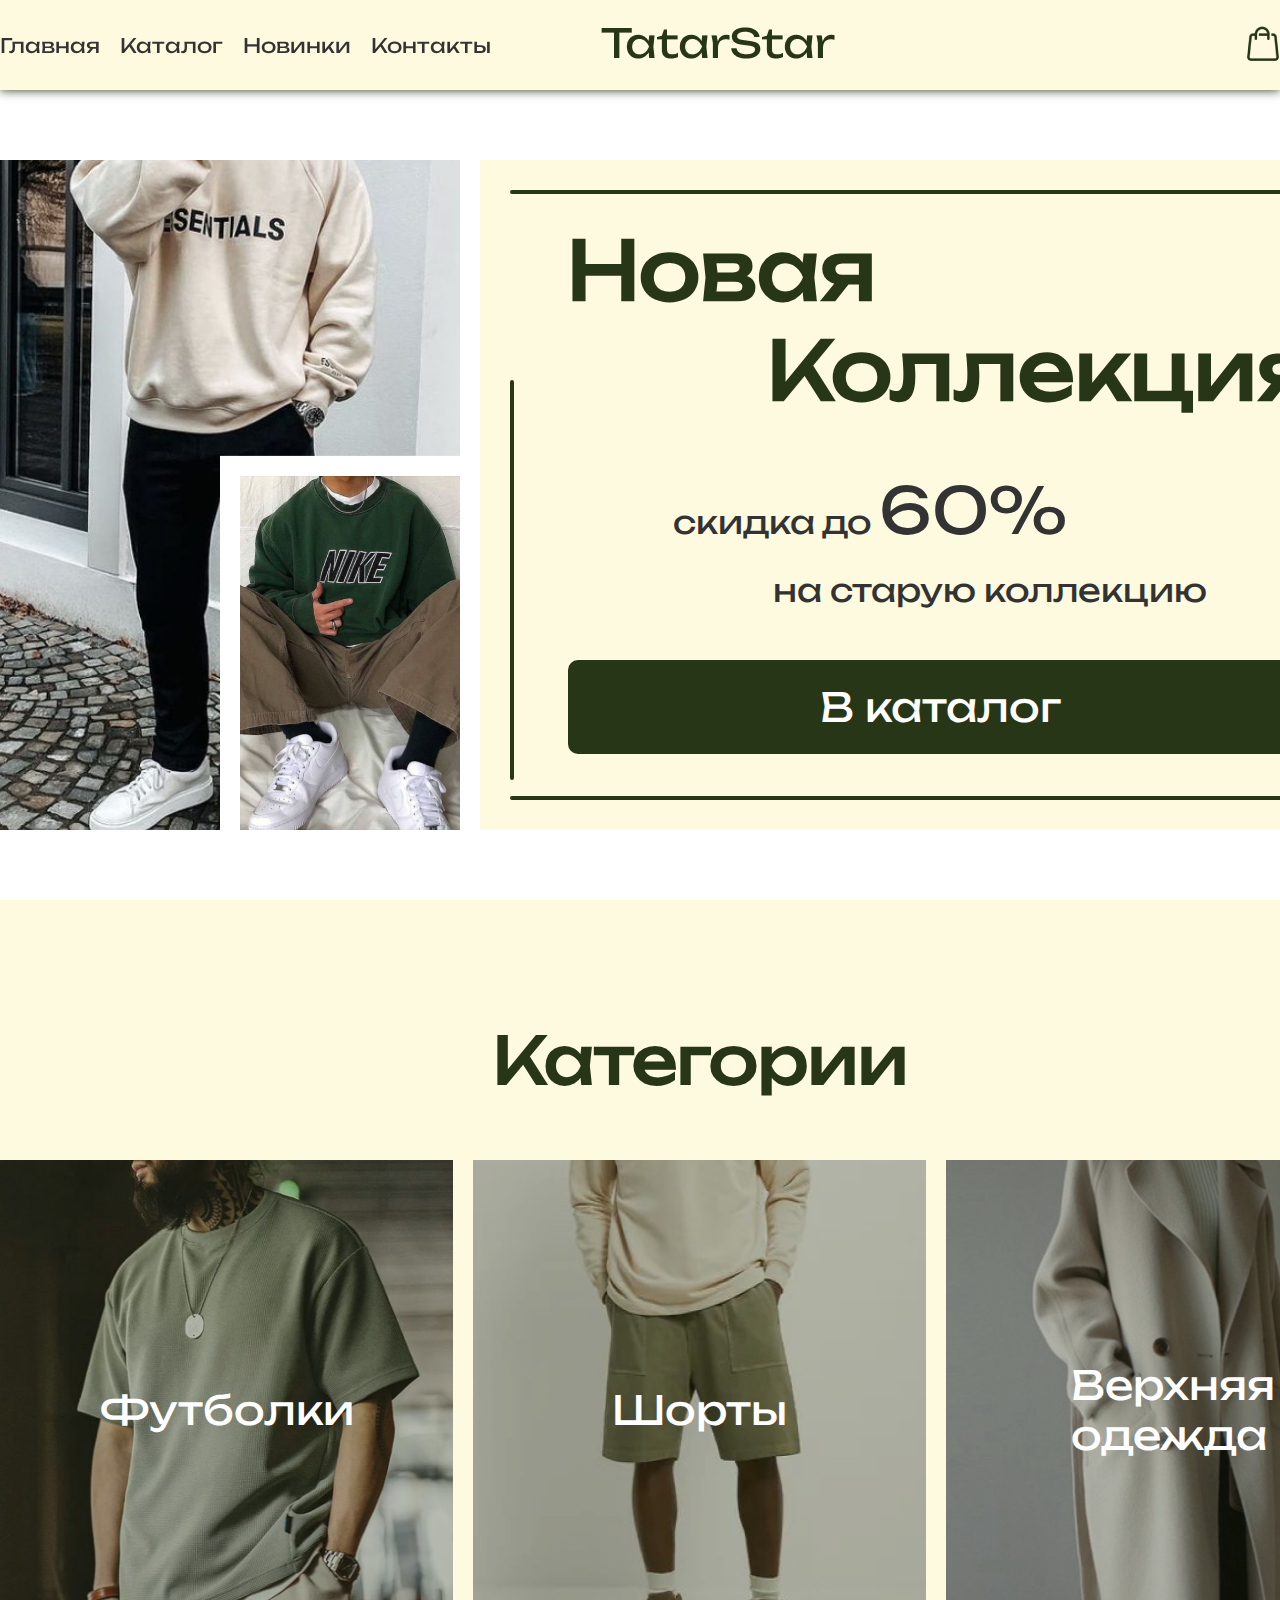
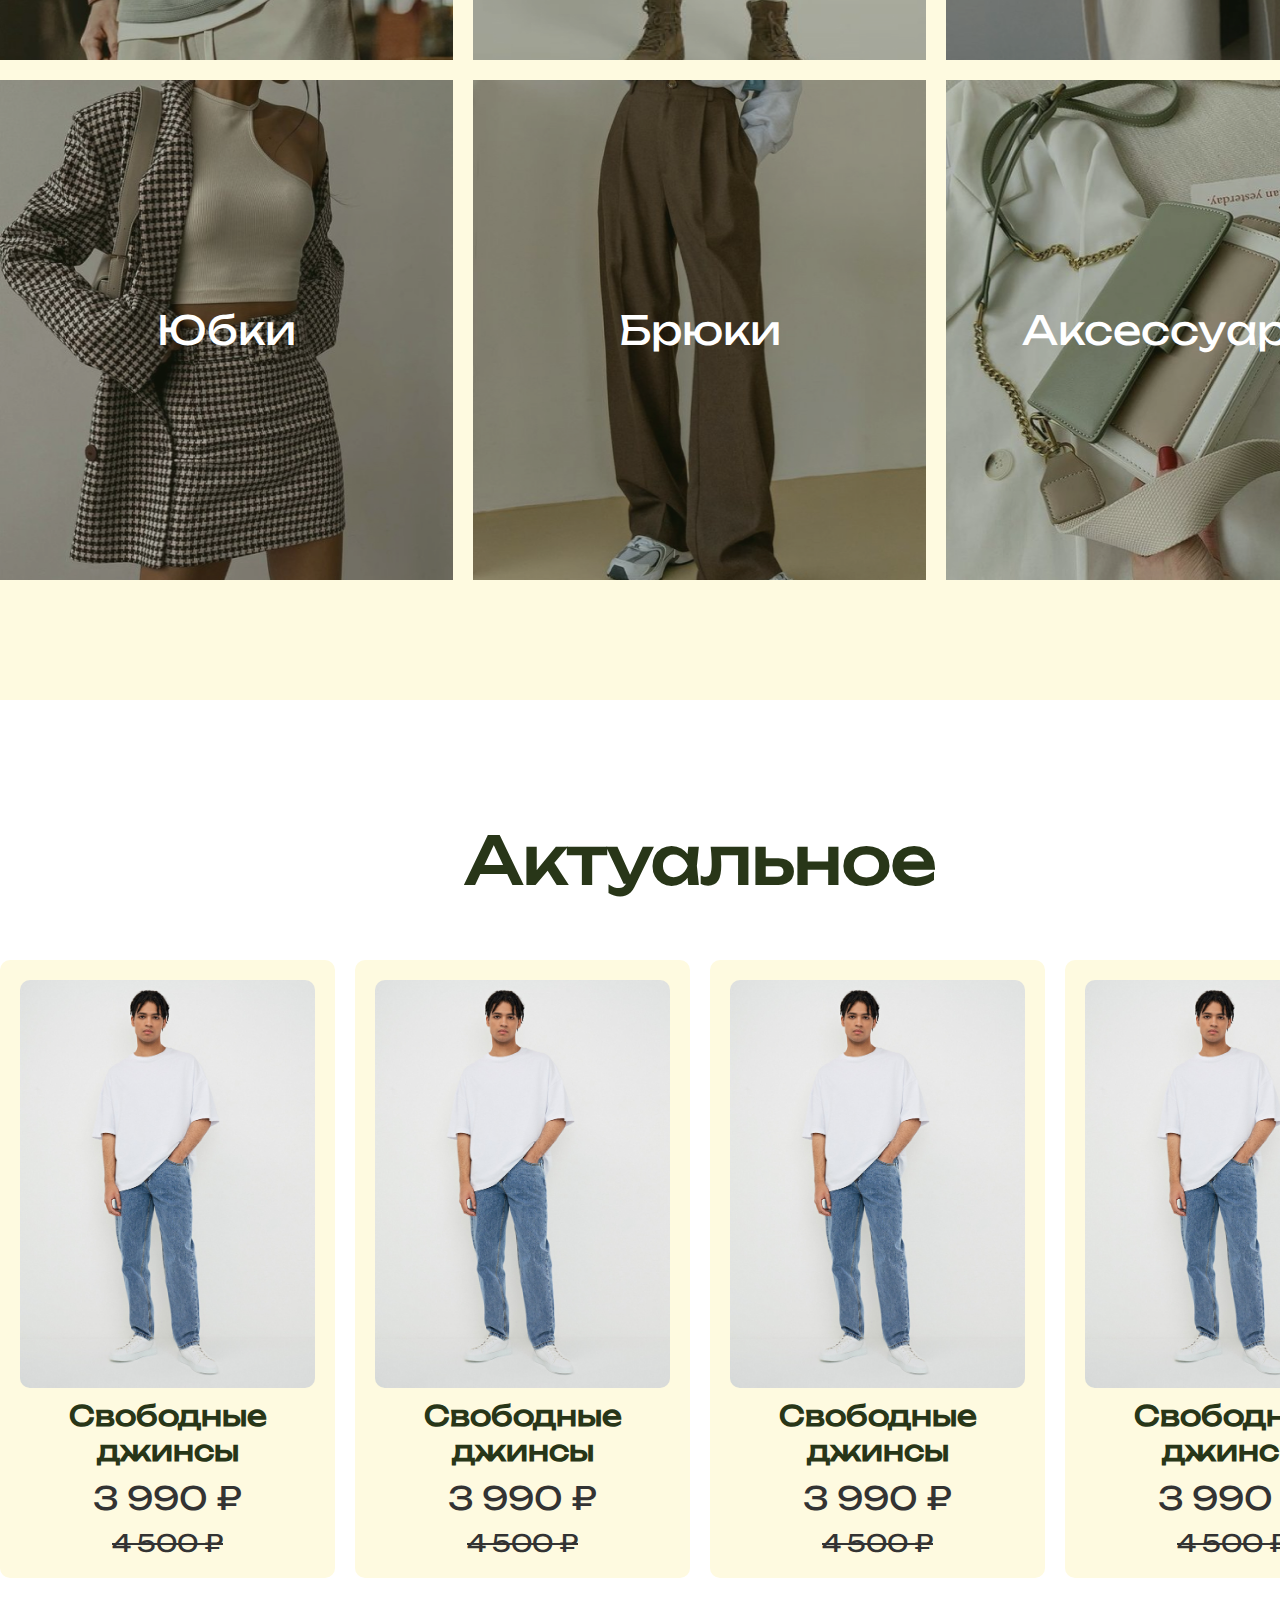
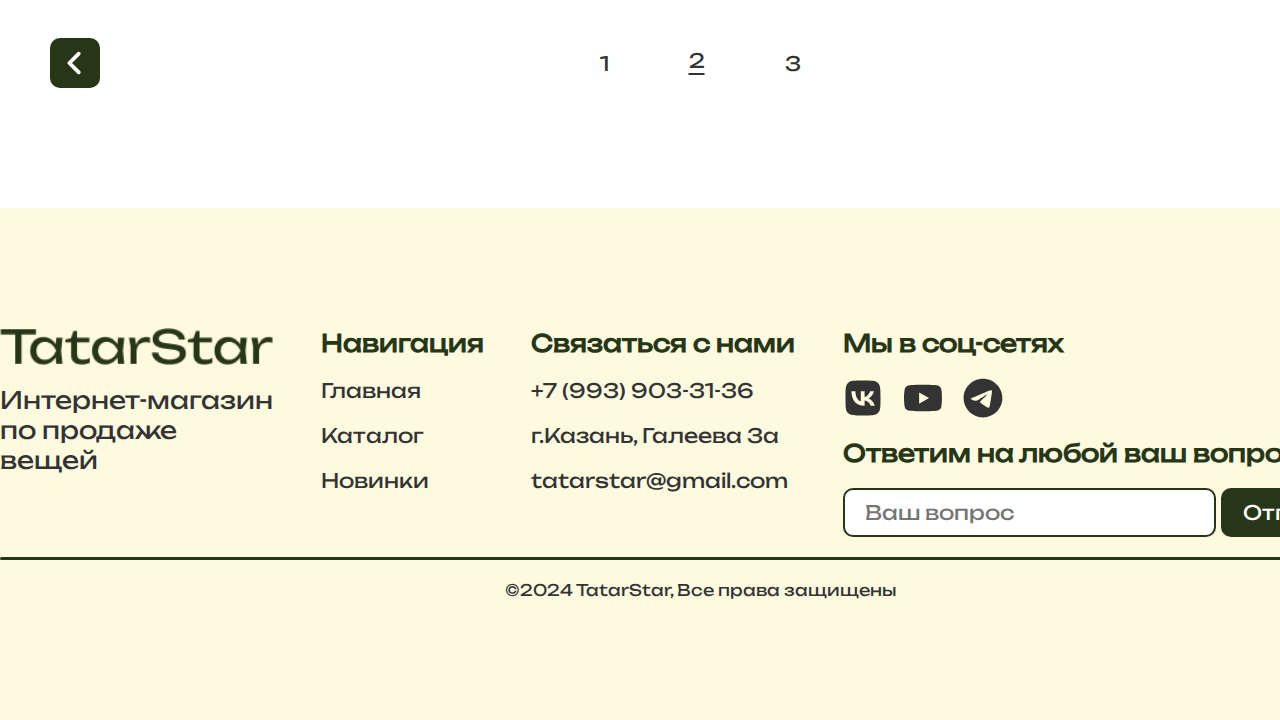
<file: index.html>
<!DOCTYPE html>
<html lang="ru">

<head>
    <meta charset="UTF-8">
    <meta http-equiv="X-UA-Compatible" content="IE=edge">
    <meta name="viewport" content="width=device-width, initial-scale=1.0">
    <title>TatarStar</title>
    <link rel="stylesheet" href="assets/css/style.css">
    <link rel="shortcut icon" href="assets/img/logo/favicon1.png" type="image/x-icon">
    <link rel="stylesheet" href="https://cdnjs.cloudflare.com/ajax/libs/font-awesome/6.5.1/css/all.min.css" integrity="sha512-DTOQO9RWCH3ppGqcWaEA1BIZOC6xxalwEsw9c2QQeAIftl+Vegovlnee1c9QX4TctnWMn13TZye+giMm8e2LwA==" crossorigin="anonymous" referrerpolicy="no-referrer"/>
</head>

<body>

    <!-- Header -->
    <header>
        <div class="header container">
            
            <input type="checkbox" name="" id="burger">
            <label for="burger"></label>
            <nav class="nav">
                <a href="#">Главная</a>
                <a href="./pages/catalog.html">Каталог</a>
                <a href="#actual">Новинки</a>
                <a href="#foot">Контакты</a>
            </nav>
            
            <div class="logo">
                <img src="assets/img/logo/logo.png" alt="">
            </div>
            <a href="./pages/basket.html" class="basket-icon">
                <img src="assets/img/icons/basket.png" alt="">
                <p>Корзина</p>
            </a>
        </div>
    </header>
    <!-- Header end -->

    <!-- Banner -->
    <div class="banner container">
        <div class="banner-content">
            <div class="img-side">
                <img class="img-back" src="assets/img/banner/banner1.jpg" alt="">
                <img class="img-front" src="assets/img/banner/banner2.jpg" alt="">
            </div>
            <div class="text-side">
                <div class="line-top"></div>
                <div class="line-bottom"></div>
                <div class="line-left"></div>
                <div class="line-right"></div>
                <div class="banner-text">
                    <div class="title">
                        <h1>Новая <br> <span>Коллекция</span> </h1>
                    </div>
                    <div class="sale">
                        <p>скидка до <span class="percent">60%</span></p>
                        <p class="past">на старую коллекцию</p>
                    </div>
                    <form action="./pages/catalog.html">
                        <button>В каталог</button>
                    </form>
                </div>
            </div>
        </div>
    </div>
    <!-- Banner end -->

    <!-- Categories -->
    <div class="categories-bg">
        <div class="categories container px-120">
            <h2>Категории</h2>
            <div class="ctg-bloks">
                <div class="ctg-item">
                    <img src="assets/img/categories/ctg1.jpg" alt="">
                    <div class="img-filter"></div>
                    <p>Футболки</p>
                </div>
                <div class="ctg-item">
                    <img src="assets/img/categories/ctg2.jpg" alt="">
                    <div class="img-filter"></div>
                    <p>Шорты</p>
                </div>
                <div class="ctg-item">
                    <img src="assets/img/categories/ctg3.jpg" alt="">
                    <div class="img-filter"></div>
                    <p>Верхняя <br> одежда</p>
                </div>
                <div class="ctg-item">
                    <img src="assets/img/categories/ctg4.jpg" alt="">
                    <div class="img-filter"></div>
                    <p>Юбки</p>
                </div>
                <div class="ctg-item">
                    <img src="assets/img/categories/ctg5.jpg" alt="">
                    <div class="img-filter"></div>
                    <p>Брюки</p>
                </div>
                <div class="ctg-item">
                    <img src="assets/img/categories/ctg6.jpg" alt="">
                    <div class="img-filter"></div>
                    <p>Аксессуары</p>
                </div>
            </div>
        </div>
    </div>
    <!-- Categories end -->

    <!-- Actual -->
    <div class="actual container px-120" id="actual">
        <h2>Актуальное</h2>
        <div class="slider">
            <div class="act-card">
                <img src="assets/img/actual/act1.jpg" alt="">
                <h3>Свободные джинсы</h3>
                <p class="new-price">3 990 ₽</p>
                <p class="past-price">4 500 ₽</p>
            </div>
            <div class="act-card">
                <img src="assets/img/actual/act1.jpg" alt="">
                <h3>Свободные джинсы</h3>
                <p class="new-price">3 990 ₽</p>
                <p class="past-price">4 500 ₽</p>
            </div>
            <div class="act-card">
                <img src="assets/img/actual/act1.jpg" alt="">
                <h3>Свободные джинсы</h3>
                <p class="new-price">3 990 ₽</p>
                <p class="past-price">4 500 ₽</p>
            </div>
            <div class="act-card">
                <img src="assets/img/actual/act1.jpg" alt="">
                <h3>Свободные джинсы</h3>
                <p class="new-price">3 990 ₽</p>
                <p class="past-price">4 500 ₽</p>
            </div>
        </div>
        <div class="pagination">
            <div class="arrow">
                <svg xmlns="http://www.w3.org/2000/svg" viewBox="0 0 320 512"><!--!Font Awesome Free 6.5.1 by @fontawesome - https://fontawesome.com License - https://fontawesome.com/license/free Copyright 2024 Fonticons, Inc.--><path fill="#ffffff" d="M41.4 233.4c-12.5 12.5-12.5 32.8 0 45.3l160 160c12.5 12.5 32.8 12.5 45.3 0s12.5-32.8 0-45.3L109.3 256 246.6 118.6c12.5-12.5 12.5-32.8 0-45.3s-32.8-12.5-45.3 0l-160 160z"/></svg>
            </div>
            <div class="numb">
                <p>1</p>
                <p class="numb-act">2</p>
                <p>3</p>
            </div>
            <div class="arrow">
                <svg xmlns="http://www.w3.org/2000/svg" viewBox="0 0 320 512"><!--!Font Awesome Free 6.5.1 by @fontawesome - https://fontawesome.com License - https://fontawesome.com/license/free Copyright 2024 Fonticons, Inc.--><path fill="#ffffff" d="M278.6 233.4c12.5 12.5 12.5 32.8 0 45.3l-160 160c-12.5 12.5-32.8 12.5-45.3 0s-12.5-32.8 0-45.3L210.7 256 73.4 118.6c-12.5-12.5-12.5-32.8 0-45.3s32.8-12.5 45.3 0l160 160z"/></svg>
            </div>
        </div>
    </div>
    <!-- Actual end -->

    <!-- Footer -->
    <footer>
        <div class="footer container px-120" id="foot">
            <div class="foot-cols">
                <div class="logo-col">
                    <img src="assets/img/logo/logo.png" alt="">
                    <p>Интернет-магазин<br> по продаже<br> вещей</p>
                </div>
                <div class="nav">
                    <h3>Навигация</h3>
                    <nav>
                        <a href="#">Главная</a>
                        <a href="./pages/catalog.html">Каталог</a>
                        <a href="#actual">Новинки</a>
                    </nav>
                </div>
                <div class="contact">
                    <h3>Связаться с нами</h3>
                    <p>+7 (993) 903-31-36</p>
                    <p>г.Казань, Галеева 3а</p>
                    <p>tatarstar@gmail.com</p>
                </div>
                <div class="social">
                    <div class="soc">
                        <h3>Мы в соц-сетях</h3>
                        <div class="icons">
                            <svg xmlns="http://www.w3.org/2000/svg" height="40" width="40" viewBox="0 0 448 512"><!--!Font Awesome Free 6.5.1 by @fontawesome - https://fontawesome.com License - https://fontawesome.com/license/free Copyright 2024 Fonticons, Inc.--><path fill="#333333" d="M31.5 63.5C0 95 0 145.7 0 247V265C0 366.3 0 417 31.5 448.5C63 480 113.7 480 215 480H233C334.3 480 385 480 416.5 448.5C448 417 448 366.3 448 265V247C448 145.7 448 95 416.5 63.5C385 32 334.3 32 233 32H215C113.7 32 63 32 31.5 63.5zM75.6 168.3H126.7C128.4 253.8 166.1 290 196 297.4V168.3H244.2V242C273.7 238.8 304.6 205.2 315.1 168.3H363.3C359.3 187.4 351.5 205.6 340.2 221.6C328.9 237.6 314.5 251.1 297.7 261.2C316.4 270.5 332.9 283.6 346.1 299.8C359.4 315.9 369 334.6 374.5 354.7H321.4C316.6 337.3 306.6 321.6 292.9 309.8C279.1 297.9 262.2 290.4 244.2 288.1V354.7H238.4C136.3 354.7 78 284.7 75.6 168.3z"/></svg>
                            <svg xmlns="http://www.w3.org/2000/svg" height="40" width="40" viewBox="0 0 576 512"><!--!Font Awesome Free 6.5.1 by @fontawesome - https://fontawesome.com License - https://fontawesome.com/license/free Copyright 2024 Fonticons, Inc.--><path fill="#333333" d="M549.7 124.1c-6.3-23.7-24.8-42.3-48.3-48.6C458.8 64 288 64 288 64S117.2 64 74.6 75.5c-23.5 6.3-42 24.9-48.3 48.6-11.4 42.9-11.4 132.3-11.4 132.3s0 89.4 11.4 132.3c6.3 23.7 24.8 41.5 48.3 47.8C117.2 448 288 448 288 448s170.8 0 213.4-11.5c23.5-6.3 42-24.2 48.3-47.8 11.4-42.9 11.4-132.3 11.4-132.3s0-89.4-11.4-132.3zm-317.5 213.5V175.2l142.7 81.2-142.7 81.2z"/></svg>
                            <svg xmlns="http://www.w3.org/2000/svg" height="40" width="40" viewBox="0 0 496 512"><!--!Font Awesome Free 6.5.1 by @fontawesome - https://fontawesome.com License - https://fontawesome.com/license/free Copyright 2024 Fonticons, Inc.--><path fill="#333333" d="M248 8C111 8 0 119 0 256S111 504 248 504 496 393 496 256 385 8 248 8zM363 176.7c-3.7 39.2-19.9 134.4-28.1 178.3-3.5 18.6-10.3 24.8-16.9 25.4-14.4 1.3-25.3-9.5-39.3-18.7-21.8-14.3-34.2-23.2-55.3-37.2-24.5-16.1-8.6-25 5.3-39.5 3.7-3.8 67.1-61.5 68.3-66.7 .2-.7 .3-3.1-1.2-4.4s-3.6-.8-5.1-.5q-3.3 .7-104.6 69.1-14.8 10.2-26.9 9.9c-8.9-.2-25.9-5-38.6-9.1-15.5-5-27.9-7.7-26.8-16.3q.8-6.7 18.5-13.7 108.4-47.2 144.6-62.3c68.9-28.6 83.2-33.6 92.5-33.8 2.1 0 6.6 .5 9.6 2.9a10.5 10.5 0 0 1 3.5 6.7A43.8 43.8 0 0 1 363 176.7z"/></svg>
                        </div>
                    </div>
                    <div class="answear">
                        <h3>Ответим на любой ваш вопрос</h3>
                        <form action="">
                            <input type="text" placeholder="Ваш вопрос">
                            <button>Отправить</button>
                        </form>
                    </div>
                </div>
            </div>
            <div class="line"></div>
            <p class="pol">©2024 TatarStar, Все права защищены</p>
        </div>
    </footer>
    <!-- Footer end -->

</body>

</html>
</file>
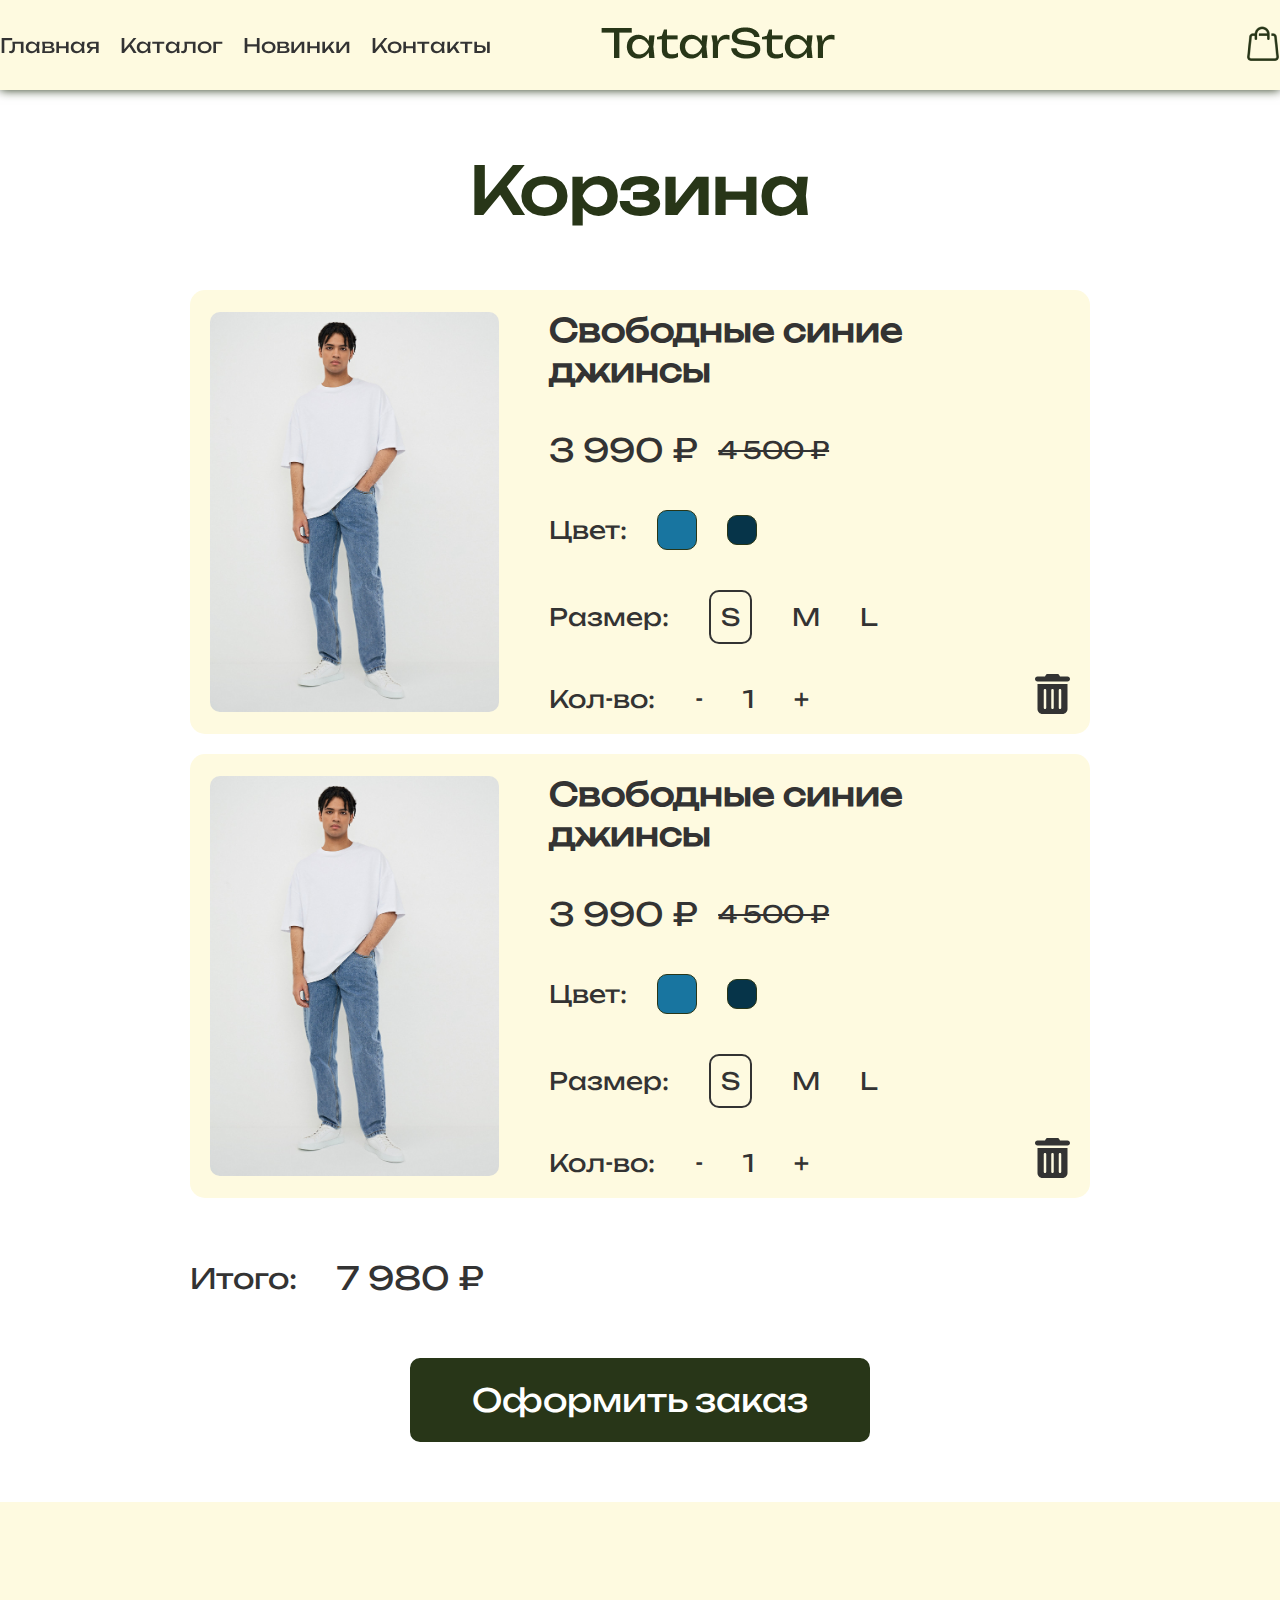
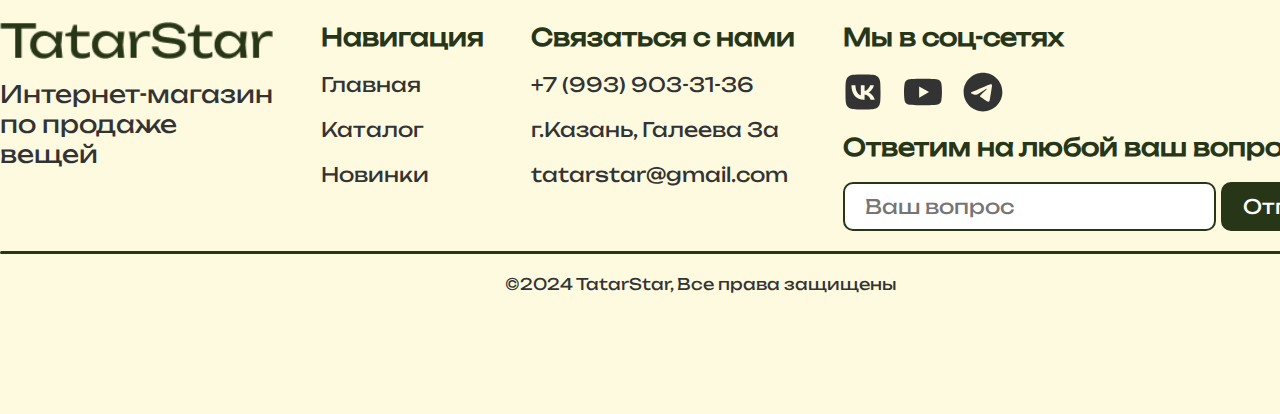
<file: pages/basket.html>
<!DOCTYPE html>
<html lang="ru">

<head>
    <meta charset="UTF-8">
    <meta http-equiv="X-UA-Compatible" content="IE=edge">
    <meta name="viewport" content="width=device-width, initial-scale=1.0">
    <title>TatarStar</title>
    <link rel="stylesheet" href="../assets/css/style.css">
    <link rel="shortcut icon" href="../assets/img/logo/favicon1.png" type="image/x-icon">
    <link rel="stylesheet" href="https://cdnjs.cloudflare.com/ajax/libs/font-awesome/6.5.1/css/all.min.css"
        integrity="sha512-DTOQO9RWCH3ppGqcWaEA1BIZOC6xxalwEsw9c2QQeAIftl+Vegovlnee1c9QX4TctnWMn13TZye+giMm8e2LwA=="
        crossorigin="anonymous" referrerpolicy="no-referrer" />
</head>

<body>

    <!-- Header -->
    <header>
        <div class="header container">

            <input type="checkbox" name="" id="burger">
            <label for="burger"></label>
            <nav class="nav">
                <a href="../index.html">Главная</a>
                <a href="../pages/catalog.html">Каталог</a>
                <a href="../index.html #actual">Новинки</a>
                <a href="#foot">Контакты</a>
            </nav>

            <div class="logo">
                <img src="../assets/img/logo/logo.png" alt="">
            </div>
            <a href="#" class="basket-icon">
                <img src="../assets/img/icons/basket.png" alt="">
                <p>Корзина</p>
            </a>
        </div>
    </header>
    <!-- Header end -->

    <!-- Basket -->
    <div class="basket container px-60">
        <h2>Корзина</h2>
        <div class="basket-cards">
            <div class="basket-card">
                <img src="../assets/img/actual/act1.jpg" alt="">
                <div class="bc-text">
                    <h3>Свободные синие джинсы</h3>
                    <div class="price">
                        <p class="new-price">3 990 ₽</p>
                        <p class="past-price">4 500 ₽</p>
                    </div>
                    <div class="color">
                        <h4>Цвет:</h4>
                        <div class="color1"></div>
                        <div class="color2"></div>
                    </div>
                    <div class="size">
                        <h4>Размер:</h4>
                        <a href="" class="s-act">s</a>
                        <a href="">m</a>
                        <a href="">l</a>
                    </div>
                    <div class="kol-vo">
                        <h4>Кол-во:</h4>
                        <div class="kol">
                            <p>-</p>
                            <p>1</p>
                            <p>+</p>
                        </div>
                    </div>
                </div>
                <svg xmlns="http://www.w3.org/2000/svg"
                    viewBox="0 0 448 512"><!--!Font Awesome Free 6.5.1 by @fontawesome - https://fontawesome.com License - https://fontawesome.com/license/free Copyright 2024 Fonticons, Inc.-->
                    <path fill="#333333"
                        d="M135.2 17.7C140.6 6.8 151.7 0 163.8 0H284.2c12.1 0 23.2 6.8 28.6 17.7L320 32h96c17.7 0 32 14.3 32 32s-14.3 32-32 32H32C14.3 96 0 81.7 0 64S14.3 32 32 32h96l7.2-14.3zM32 128H416V448c0 35.3-28.7 64-64 64H96c-35.3 0-64-28.7-64-64V128zm96 64c-8.8 0-16 7.2-16 16V432c0 8.8 7.2 16 16 16s16-7.2 16-16V208c0-8.8-7.2-16-16-16zm96 0c-8.8 0-16 7.2-16 16V432c0 8.8 7.2 16 16 16s16-7.2 16-16V208c0-8.8-7.2-16-16-16zm96 0c-8.8 0-16 7.2-16 16V432c0 8.8 7.2 16 16 16s16-7.2 16-16V208c0-8.8-7.2-16-16-16z" />
                </svg>
            </div>
            <div class="basket-card">
                <img src="../assets/img/actual/act1.jpg" alt="">
                <div class="bc-text">
                    <h3>Свободные синие джинсы</h3>
                    <div class="price">
                        <p class="new-price">3 990 ₽</p>
                        <p class="past-price">4 500 ₽</p>
                    </div>
                    <div class="color">
                        <h4>Цвет:</h4>
                        <div class="color1"></div>
                        <div class="color2"></div>
                    </div>
                    <div class="size">
                        <h4>Размер:</h4>
                        <a href="" class="s-act">s</a>
                        <a href="">m</a>
                        <a href="">l</a>
                    </div>
                    <div class="kol-vo">
                        <h4>Кол-во:</h4>
                        <div class="kol">
                            <p>-</p>
                            <p>1</p>
                            <p>+</p>
                        </div>
                    </div>
                </div>
                <svg xmlns="http://www.w3.org/2000/svg"
                    viewBox="0 0 448 512"><!--!Font Awesome Free 6.5.1 by @fontawesome - https://fontawesome.com License - https://fontawesome.com/license/free Copyright 2024 Fonticons, Inc.-->
                    <path fill="#333333"
                        d="M135.2 17.7C140.6 6.8 151.7 0 163.8 0H284.2c12.1 0 23.2 6.8 28.6 17.7L320 32h96c17.7 0 32 14.3 32 32s-14.3 32-32 32H32C14.3 96 0 81.7 0 64S14.3 32 32 32h96l7.2-14.3zM32 128H416V448c0 35.3-28.7 64-64 64H96c-35.3 0-64-28.7-64-64V128zm96 64c-8.8 0-16 7.2-16 16V432c0 8.8 7.2 16 16 16s16-7.2 16-16V208c0-8.8-7.2-16-16-16zm96 0c-8.8 0-16 7.2-16 16V432c0 8.8 7.2 16 16 16s16-7.2 16-16V208c0-8.8-7.2-16-16-16zm96 0c-8.8 0-16 7.2-16 16V432c0 8.8 7.2 16 16 16s16-7.2 16-16V208c0-8.8-7.2-16-16-16z" />
                </svg>
            </div>
        </div>
        <div class="itog">
            <h4>Итого:</h4>
            <p>7 980 ₽</p>
        </div>
        <button>Оформить заказ</button>
    </div>
    <!-- Basket end -->

    <!-- Footer -->
    <footer>
        <div class="footer container px-120" id="foot">
            <div class="foot-cols">
                <div class="logo-col">
                    <img src="../assets/img/logo/logo.png" alt="">
                    <p>Интернет-магазин<br> по продаже<br> вещей</p>
                </div>
                <div class="nav">
                    <h3>Навигация</h3>
                    <nav>
                        <a href="../index.html">Главная</a>
                        <a href="#">Каталог</a>
                        <a href="../index.html #actual">Новинки</a>
                    </nav>
                </div>
                <div class="contact">
                    <h3>Связаться с нами</h3>
                    <p>+7 (993) 903-31-36</p>
                    <p>г.Казань, Галеева 3а</p>
                    <p>tatarstar@gmail.com</p>
                </div>
                <div class="social">
                    <div class="soc">
                        <h3>Мы в соц-сетях</h3>
                        <div class="icons">
                            <svg xmlns="http://www.w3.org/2000/svg" height="40" width="40"
                                viewBox="0 0 448 512"><!--!Font Awesome Free 6.5.1 by @fontawesome - https://fontawesome.com License - https://fontawesome.com/license/free Copyright 2024 Fonticons, Inc.-->
                                <path fill="#333333"
                                    d="M31.5 63.5C0 95 0 145.7 0 247V265C0 366.3 0 417 31.5 448.5C63 480 113.7 480 215 480H233C334.3 480 385 480 416.5 448.5C448 417 448 366.3 448 265V247C448 145.7 448 95 416.5 63.5C385 32 334.3 32 233 32H215C113.7 32 63 32 31.5 63.5zM75.6 168.3H126.7C128.4 253.8 166.1 290 196 297.4V168.3H244.2V242C273.7 238.8 304.6 205.2 315.1 168.3H363.3C359.3 187.4 351.5 205.6 340.2 221.6C328.9 237.6 314.5 251.1 297.7 261.2C316.4 270.5 332.9 283.6 346.1 299.8C359.4 315.9 369 334.6 374.5 354.7H321.4C316.6 337.3 306.6 321.6 292.9 309.8C279.1 297.9 262.2 290.4 244.2 288.1V354.7H238.4C136.3 354.7 78 284.7 75.6 168.3z" />
                            </svg>
                            <svg xmlns="http://www.w3.org/2000/svg" height="40" width="40"
                                viewBox="0 0 576 512"><!--!Font Awesome Free 6.5.1 by @fontawesome - https://fontawesome.com License - https://fontawesome.com/license/free Copyright 2024 Fonticons, Inc.-->
                                <path fill="#333333"
                                    d="M549.7 124.1c-6.3-23.7-24.8-42.3-48.3-48.6C458.8 64 288 64 288 64S117.2 64 74.6 75.5c-23.5 6.3-42 24.9-48.3 48.6-11.4 42.9-11.4 132.3-11.4 132.3s0 89.4 11.4 132.3c6.3 23.7 24.8 41.5 48.3 47.8C117.2 448 288 448 288 448s170.8 0 213.4-11.5c23.5-6.3 42-24.2 48.3-47.8 11.4-42.9 11.4-132.3 11.4-132.3s0-89.4-11.4-132.3zm-317.5 213.5V175.2l142.7 81.2-142.7 81.2z" />
                            </svg>
                            <svg xmlns="http://www.w3.org/2000/svg" height="40" width="40"
                                viewBox="0 0 496 512"><!--!Font Awesome Free 6.5.1 by @fontawesome - https://fontawesome.com License - https://fontawesome.com/license/free Copyright 2024 Fonticons, Inc.-->
                                <path fill="#333333"
                                    d="M248 8C111 8 0 119 0 256S111 504 248 504 496 393 496 256 385 8 248 8zM363 176.7c-3.7 39.2-19.9 134.4-28.1 178.3-3.5 18.6-10.3 24.8-16.9 25.4-14.4 1.3-25.3-9.5-39.3-18.7-21.8-14.3-34.2-23.2-55.3-37.2-24.5-16.1-8.6-25 5.3-39.5 3.7-3.8 67.1-61.5 68.3-66.7 .2-.7 .3-3.1-1.2-4.4s-3.6-.8-5.1-.5q-3.3 .7-104.6 69.1-14.8 10.2-26.9 9.9c-8.9-.2-25.9-5-38.6-9.1-15.5-5-27.9-7.7-26.8-16.3q.8-6.7 18.5-13.7 108.4-47.2 144.6-62.3c68.9-28.6 83.2-33.6 92.5-33.8 2.1 0 6.6 .5 9.6 2.9a10.5 10.5 0 0 1 3.5 6.7A43.8 43.8 0 0 1 363 176.7z" />
                            </svg>
                        </div>
                    </div>
                    <div class="answear">
                        <h3>Ответим на любой ваш вопрос</h3>
                        <form action="">
                            <input type="text" placeholder="Ваш вопрос">
                            <button>Отправить</button>
                        </form>
                    </div>
                </div>
            </div>
            <div class="line"></div>
            <p class="pol">©2024 TatarStar, Все права защищены</p>
        </div>
    </footer>
    <!-- Footer end -->

</body>

</html>
</file>
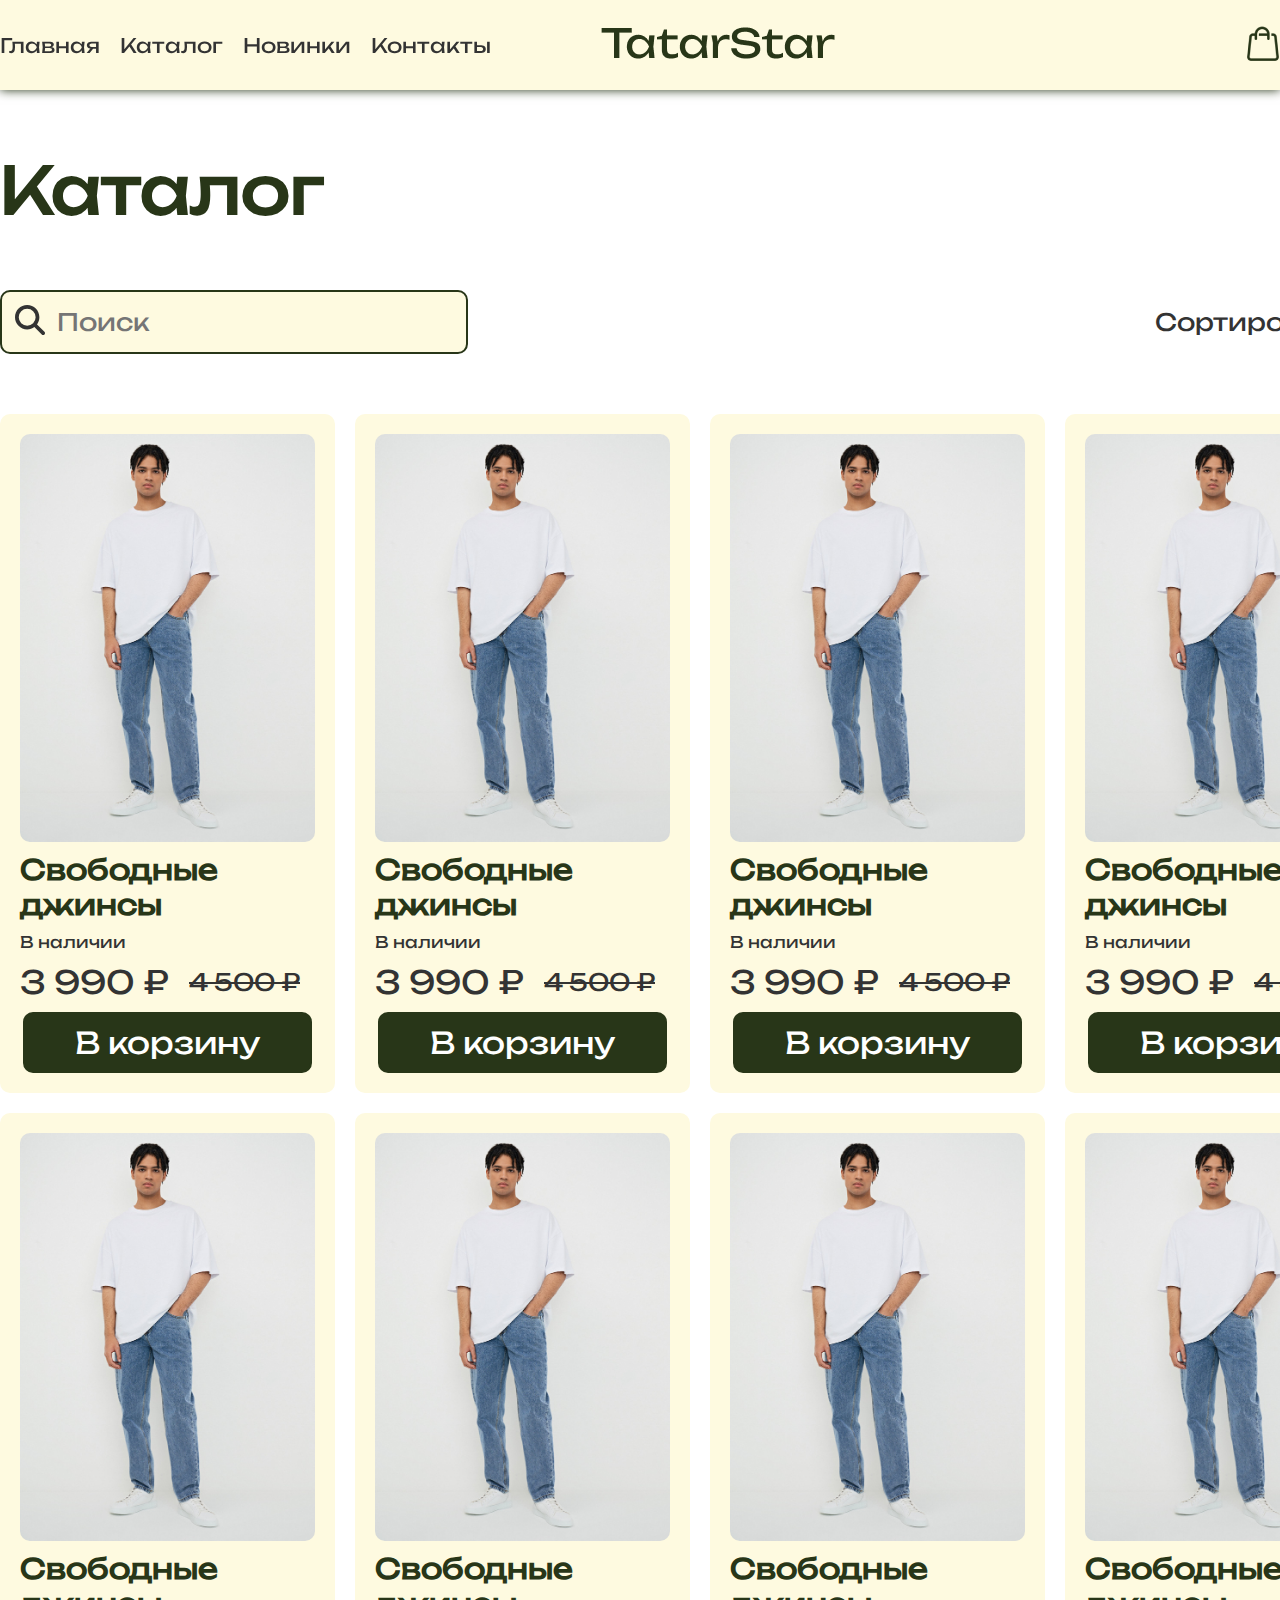
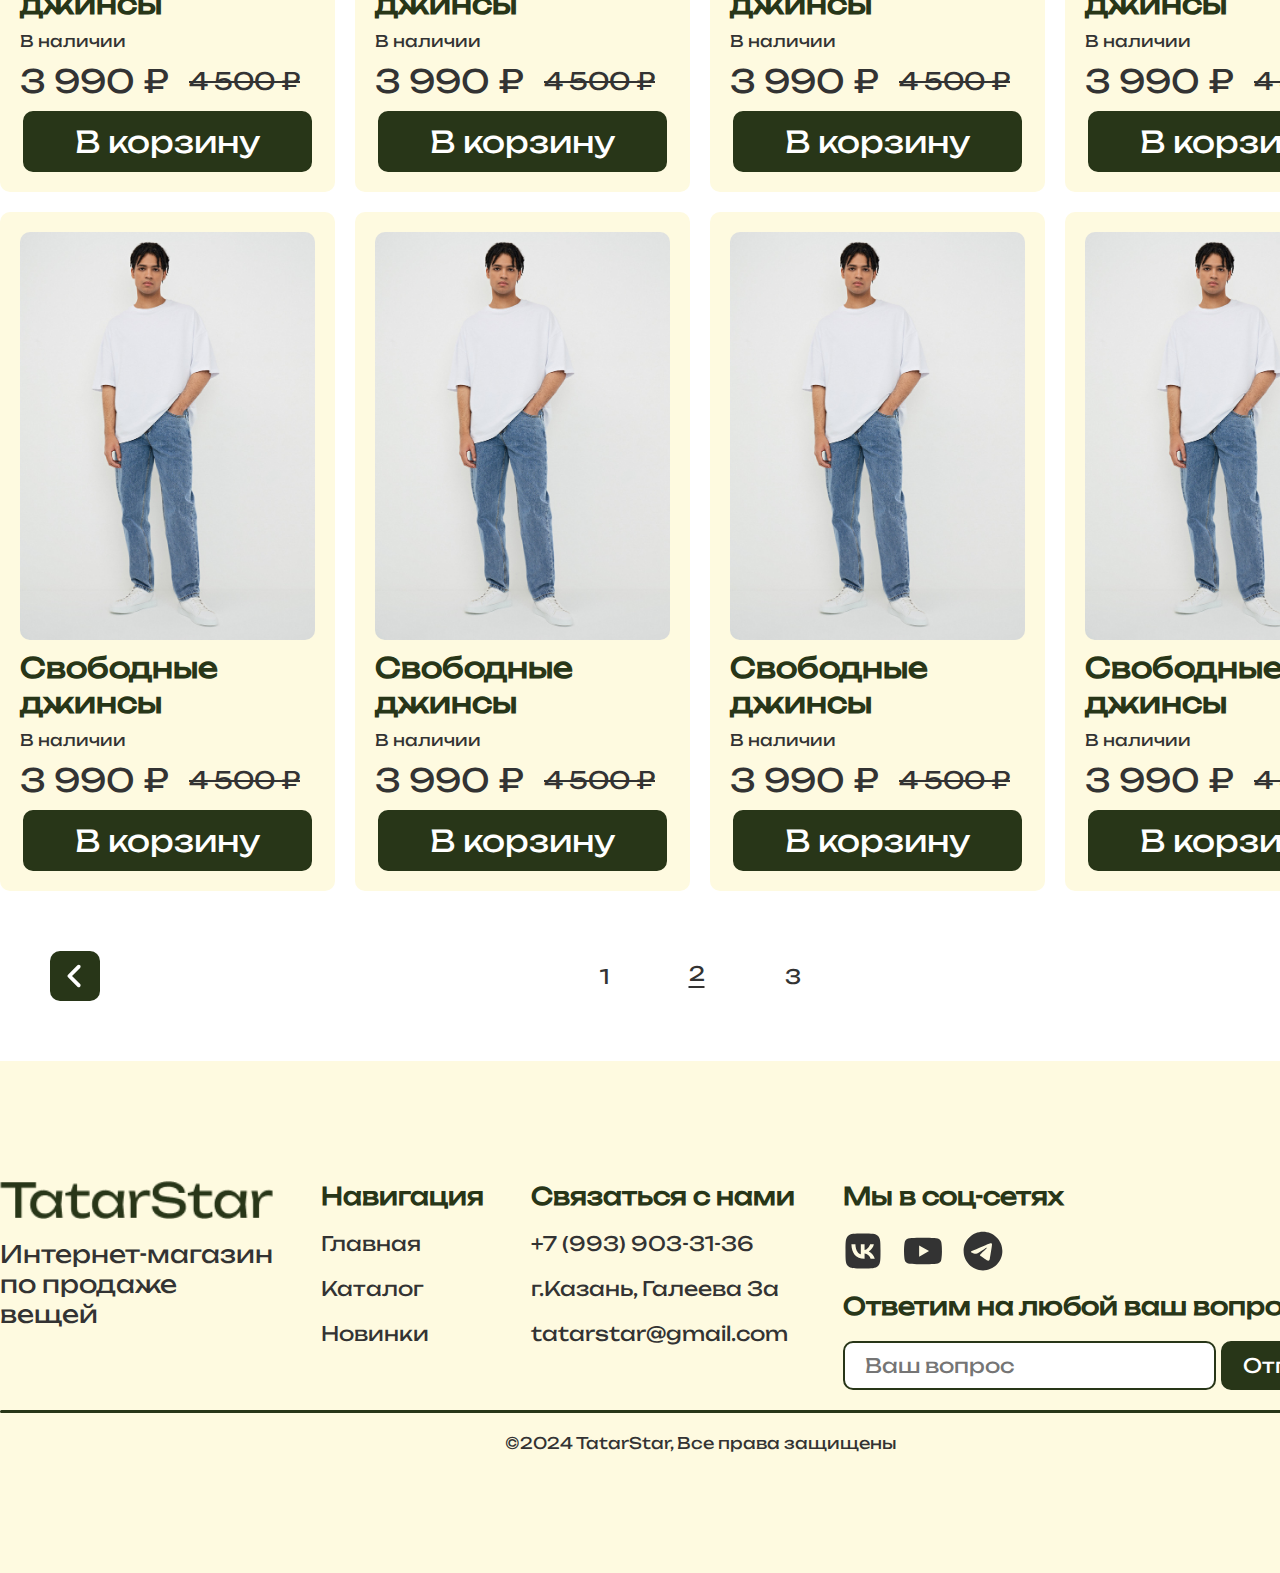
<file: pages/catalog.html>
<!DOCTYPE html>
<html lang="ru">

<head>
    <meta charset="UTF-8">
    <meta http-equiv="X-UA-Compatible" content="IE=edge">
    <meta name="viewport" content="width=device-width, initial-scale=1.0">
    <title>TatarStar</title>
    <link rel="stylesheet" href="../assets/css/style.css">
    <link rel="shortcut icon" href="../assets/img/logo/favicon1.png" type="image/x-icon">
    <link rel="stylesheet" href="https://cdnjs.cloudflare.com/ajax/libs/font-awesome/6.5.1/css/all.min.css"
        integrity="sha512-DTOQO9RWCH3ppGqcWaEA1BIZOC6xxalwEsw9c2QQeAIftl+Vegovlnee1c9QX4TctnWMn13TZye+giMm8e2LwA=="
        crossorigin="anonymous" referrerpolicy="no-referrer" />
</head>

<body>

    <!-- Header -->
    <header>
        <div class="header container">

            <input type="checkbox" name="" id="burger">
            <label for="burger"></label>
            <nav class="nav">
                <a href="../index.html">Главная</a>
                <a href="#">Каталог</a>
                <a href="../index.html #actual">Новинки</a>
                <a href="#foot">Контакты</a>
            </nav>

            <div class="logo">
                <img src="../assets/img/logo/logo.png" alt="">
            </div>
            <a href="../pages/basket.html" class="basket-icon">
                <img src="../assets/img/icons/basket.png" alt="">
                <p>Корзина</p>
            </a>
        </div>
    </header>
    <!-- Header end -->

    <!-- Catalog -->
    <div class="catalog container px-60">
        <h2>Каталог</h2>
        <div class="cat-func">
            <div class="search">
                <form action="">
                    <input type="text" placeholder="Поиск">
                    <svg xmlns="http://www.w3.org/2000/svg"
                        viewBox="0 0 512 512"><!--!Font Awesome Free 6.5.1 by @fontawesome - https://fontawesome.com License - https://fontawesome.com/license/free Copyright 2024 Fonticons, Inc.-->
                        <path fill="#333333"
                            d="M416 208c0 45.9-14.9 88.3-40 122.7L502.6 457.4c12.5 12.5 12.5 32.8 0 45.3s-32.8 12.5-45.3 0L330.7 376c-34.4 25.2-76.8 40-122.7 40C93.1 416 0 322.9 0 208S93.1 0 208 0S416 93.1 416 208zM208 352a144 144 0 1 0 0-288 144 144 0 1 0 0 288z" />
                    </svg>
                </form>
            </div>
            <div class="sort">
                <p>Сортировка</p>
                <svg xmlns="http://www.w3.org/2000/svg"
                    viewBox="0 0 576 512"><!--!Font Awesome Free 6.5.1 by @fontawesome - https://fontawesome.com License - https://fontawesome.com/license/free Copyright 2024 Fonticons, Inc.-->
                    <path fill="#283618"
                        d="M151.6 469.6C145.5 476.2 137 480 128 480s-17.5-3.8-23.6-10.4l-88-96c-11.9-13-11.1-33.3 2-45.2s33.3-11.1 45.2 2L96 365.7V64c0-17.7 14.3-32 32-32s32 14.3 32 32V365.7l32.4-35.4c11.9-13 32.2-13.9 45.2-2s13.9 32.2 2 45.2l-88 96zM320 480c-17.7 0-32-14.3-32-32s14.3-32 32-32h32c17.7 0 32 14.3 32 32s-14.3 32-32 32H320zm0-128c-17.7 0-32-14.3-32-32s14.3-32 32-32h96c17.7 0 32 14.3 32 32s-14.3 32-32 32H320zm0-128c-17.7 0-32-14.3-32-32s14.3-32 32-32H480c17.7 0 32 14.3 32 32s-14.3 32-32 32H320zm0-128c-17.7 0-32-14.3-32-32s14.3-32 32-32H544c17.7 0 32 14.3 32 32s-14.3 32-32 32H320z" />
                </svg>
            </div>
        </div>
        <div class="cat-cards">
            <a href="./tovar.html">
                <div class="cat-card">
                    <img src="../assets/img/actual/act1.jpg" alt="">
                    <h3>Свободные джинсы</h3>
                    <p>В наличии</p>
                    <div class="price">
                        <p class="new-price">3 990 ₽</p>
                        <p class="past-price">4 500 ₽</p>
                    </div>
                    <button>В корзину</button>
                </div>
            </a>
            <a href="./tovar.html">
                <div class="cat-card">
                    <img src="../assets/img/actual/act1.jpg" alt="">
                    <h3>Свободные джинсы</h3>
                    <p>В наличии</p>
                    <div class="price">
                        <p class="new-price">3 990 ₽</p>
                        <p class="past-price">4 500 ₽</p>
                    </div>
                    <button>В корзину</button>
                </div>
            </a>
            <a href="./tovar.html">
                <div class="cat-card">
                    <img src="../assets/img/actual/act1.jpg" alt="">
                    <h3>Свободные джинсы</h3>
                    <p>В наличии</p>
                    <div class="price">
                        <p class="new-price">3 990 ₽</p>
                        <p class="past-price">4 500 ₽</p>
                    </div>
                    <button>В корзину</button>
                </div>
            </a>
            <a href="./tovar.html">
                <div class="cat-card">
                    <img src="../assets/img/actual/act1.jpg" alt="">
                    <h3>Свободные джинсы</h3>
                    <p>В наличии</p>
                    <div class="price">
                        <p class="new-price">3 990 ₽</p>
                        <p class="past-price">4 500 ₽</p>
                    </div>
                    <button>В корзину</button>
                </div>
            </a>
            <a href="./tovar.html">
                <div class="cat-card">
                    <img src="../assets/img/actual/act1.jpg" alt="">
                    <h3>Свободные джинсы</h3>
                    <p>В наличии</p>
                    <div class="price">
                        <p class="new-price">3 990 ₽</p>
                        <p class="past-price">4 500 ₽</p>
                    </div>
                    <button>В корзину</button>
                </div>
            </a>
            <a href="./tovar.html">
                <div class="cat-card">
                    <img src="../assets/img/actual/act1.jpg" alt="">
                    <h3>Свободные джинсы</h3>
                    <p>В наличии</p>
                    <div class="price">
                        <p class="new-price">3 990 ₽</p>
                        <p class="past-price">4 500 ₽</p>
                    </div>
                    <button>В корзину</button>
                </div>
            </a>
            <a href="./tovar.html">
                <div class="cat-card">
                    <img src="../assets/img/actual/act1.jpg" alt="">
                    <h3>Свободные джинсы</h3>
                    <p>В наличии</p>
                    <div class="price">
                        <p class="new-price">3 990 ₽</p>
                        <p class="past-price">4 500 ₽</p>
                    </div>
                    <button>В корзину</button>
                </div>
            </a>
            <a href="./tovar.html">
                <div class="cat-card">
                    <img src="../assets/img/actual/act1.jpg" alt="">
                    <h3>Свободные джинсы</h3>
                    <p>В наличии</p>
                    <div class="price">
                        <p class="new-price">3 990 ₽</p>
                        <p class="past-price">4 500 ₽</p>
                    </div>
                    <button>В корзину</button>
                </div>
            </a>
            <a href="./tovar.html">
                <div class="cat-card">
                    <img src="../assets/img/actual/act1.jpg" alt="">
                    <h3>Свободные джинсы</h3>
                    <p>В наличии</p>
                    <div class="price">
                        <p class="new-price">3 990 ₽</p>
                        <p class="past-price">4 500 ₽</p>
                    </div>
                    <button>В корзину</button>
                </div>
            </a>
            <a href="./tovar.html">
                <div class="cat-card">
                    <img src="../assets/img/actual/act1.jpg" alt="">
                    <h3>Свободные джинсы</h3>
                    <p>В наличии</p>
                    <div class="price">
                        <p class="new-price">3 990 ₽</p>
                        <p class="past-price">4 500 ₽</p>
                    </div>
                    <button>В корзину</button>
                </div>
            </a>
            <a href="./tovar.html">
                <div class="cat-card">
                    <img src="../assets/img/actual/act1.jpg" alt="">
                    <h3>Свободные джинсы</h3>
                    <p>В наличии</p>
                    <div class="price">
                        <p class="new-price">3 990 ₽</p>
                        <p class="past-price">4 500 ₽</p>
                    </div>
                    <button>В корзину</button>
                </div>
            </a>
            <a href="./tovar.html">
                <div class="cat-card">
                    <img src="../assets/img/actual/act1.jpg" alt="">
                    <h3>Свободные джинсы</h3>
                    <p>В наличии</p>
                    <div class="price">
                        <p class="new-price">3 990 ₽</p>
                        <p class="past-price">4 500 ₽</p>
                    </div>
                    <button>В корзину</button>
                </div>
            </a>
        </div>
        <div class="pagination">
            <div class="arrow">
                <svg xmlns="http://www.w3.org/2000/svg"
                    viewBox="0 0 320 512"><!--!Font Awesome Free 6.5.1 by @fontawesome - https://fontawesome.com License - https://fontawesome.com/license/free Copyright 2024 Fonticons, Inc.-->
                    <path fill="#ffffff"
                        d="M41.4 233.4c-12.5 12.5-12.5 32.8 0 45.3l160 160c12.5 12.5 32.8 12.5 45.3 0s12.5-32.8 0-45.3L109.3 256 246.6 118.6c12.5-12.5 12.5-32.8 0-45.3s-32.8-12.5-45.3 0l-160 160z" />
                </svg>
            </div>
            <div class="numb">
                <p>1</p>
                <p class="numb-act">2</p>
                <p>3</p>
            </div>
            <div class="arrow">
                <svg xmlns="http://www.w3.org/2000/svg"
                    viewBox="0 0 320 512"><!--!Font Awesome Free 6.5.1 by @fontawesome - https://fontawesome.com License - https://fontawesome.com/license/free Copyright 2024 Fonticons, Inc.-->
                    <path fill="#ffffff"
                        d="M278.6 233.4c12.5 12.5 12.5 32.8 0 45.3l-160 160c-12.5 12.5-32.8 12.5-45.3 0s-12.5-32.8 0-45.3L210.7 256 73.4 118.6c-12.5-12.5-12.5-32.8 0-45.3s32.8-12.5 45.3 0l160 160z" />
                </svg>
            </div>
        </div>
    </div>
    <!-- Catalog end -->

    <!-- Footer -->
    <footer>
        <div class="footer container px-120" id="foot">
            <div class="foot-cols">
                <div class="logo-col">
                    <img src="../assets/img/logo/logo.png" alt="">
                    <p>Интернет-магазин<br> по продаже<br> вещей</p>
                </div>
                <div class="nav">
                    <h3>Навигация</h3>
                    <nav>
                        <a href="../index.html">Главная</a>
                        <a href="#">Каталог</a>
                        <a href="../index.html #actual">Новинки</a>
                    </nav>
                </div>
                <div class="contact">
                    <h3>Связаться с нами</h3>
                    <p>+7 (993) 903-31-36</p>
                    <p>г.Казань, Галеева 3а</p>
                    <p>tatarstar@gmail.com</p>
                </div>
                <div class="social">
                    <div class="soc">
                        <h3>Мы в соц-сетях</h3>
                        <div class="icons">
                            <svg xmlns="http://www.w3.org/2000/svg" height="40" width="40"
                                viewBox="0 0 448 512"><!--!Font Awesome Free 6.5.1 by @fontawesome - https://fontawesome.com License - https://fontawesome.com/license/free Copyright 2024 Fonticons, Inc.-->
                                <path fill="#333333"
                                    d="M31.5 63.5C0 95 0 145.7 0 247V265C0 366.3 0 417 31.5 448.5C63 480 113.7 480 215 480H233C334.3 480 385 480 416.5 448.5C448 417 448 366.3 448 265V247C448 145.7 448 95 416.5 63.5C385 32 334.3 32 233 32H215C113.7 32 63 32 31.5 63.5zM75.6 168.3H126.7C128.4 253.8 166.1 290 196 297.4V168.3H244.2V242C273.7 238.8 304.6 205.2 315.1 168.3H363.3C359.3 187.4 351.5 205.6 340.2 221.6C328.9 237.6 314.5 251.1 297.7 261.2C316.4 270.5 332.9 283.6 346.1 299.8C359.4 315.9 369 334.6 374.5 354.7H321.4C316.6 337.3 306.6 321.6 292.9 309.8C279.1 297.9 262.2 290.4 244.2 288.1V354.7H238.4C136.3 354.7 78 284.7 75.6 168.3z" />
                            </svg>
                            <svg xmlns="http://www.w3.org/2000/svg" height="40" width="40"
                                viewBox="0 0 576 512"><!--!Font Awesome Free 6.5.1 by @fontawesome - https://fontawesome.com License - https://fontawesome.com/license/free Copyright 2024 Fonticons, Inc.-->
                                <path fill="#333333"
                                    d="M549.7 124.1c-6.3-23.7-24.8-42.3-48.3-48.6C458.8 64 288 64 288 64S117.2 64 74.6 75.5c-23.5 6.3-42 24.9-48.3 48.6-11.4 42.9-11.4 132.3-11.4 132.3s0 89.4 11.4 132.3c6.3 23.7 24.8 41.5 48.3 47.8C117.2 448 288 448 288 448s170.8 0 213.4-11.5c23.5-6.3 42-24.2 48.3-47.8 11.4-42.9 11.4-132.3 11.4-132.3s0-89.4-11.4-132.3zm-317.5 213.5V175.2l142.7 81.2-142.7 81.2z" />
                            </svg>
                            <svg xmlns="http://www.w3.org/2000/svg" height="40" width="40"
                                viewBox="0 0 496 512"><!--!Font Awesome Free 6.5.1 by @fontawesome - https://fontawesome.com License - https://fontawesome.com/license/free Copyright 2024 Fonticons, Inc.-->
                                <path fill="#333333"
                                    d="M248 8C111 8 0 119 0 256S111 504 248 504 496 393 496 256 385 8 248 8zM363 176.7c-3.7 39.2-19.9 134.4-28.1 178.3-3.5 18.6-10.3 24.8-16.9 25.4-14.4 1.3-25.3-9.5-39.3-18.7-21.8-14.3-34.2-23.2-55.3-37.2-24.5-16.1-8.6-25 5.3-39.5 3.7-3.8 67.1-61.5 68.3-66.7 .2-.7 .3-3.1-1.2-4.4s-3.6-.8-5.1-.5q-3.3 .7-104.6 69.1-14.8 10.2-26.9 9.9c-8.9-.2-25.9-5-38.6-9.1-15.5-5-27.9-7.7-26.8-16.3q.8-6.7 18.5-13.7 108.4-47.2 144.6-62.3c68.9-28.6 83.2-33.6 92.5-33.8 2.1 0 6.6 .5 9.6 2.9a10.5 10.5 0 0 1 3.5 6.7A43.8 43.8 0 0 1 363 176.7z" />
                            </svg>
                        </div>
                    </div>
                    <div class="answear">
                        <h3>Ответим на любой ваш вопрос</h3>
                        <form action="">
                            <input type="text" placeholder="Ваш вопрос">
                            <button>Отправить</button>
                        </form>
                    </div>
                </div>
            </div>
            <div class="line"></div>
            <p class="pol">©2024 TatarStar, Все права защищены</p>
        </div>
    </footer>
    <!-- Footer end -->

</body>

</html>
</file>
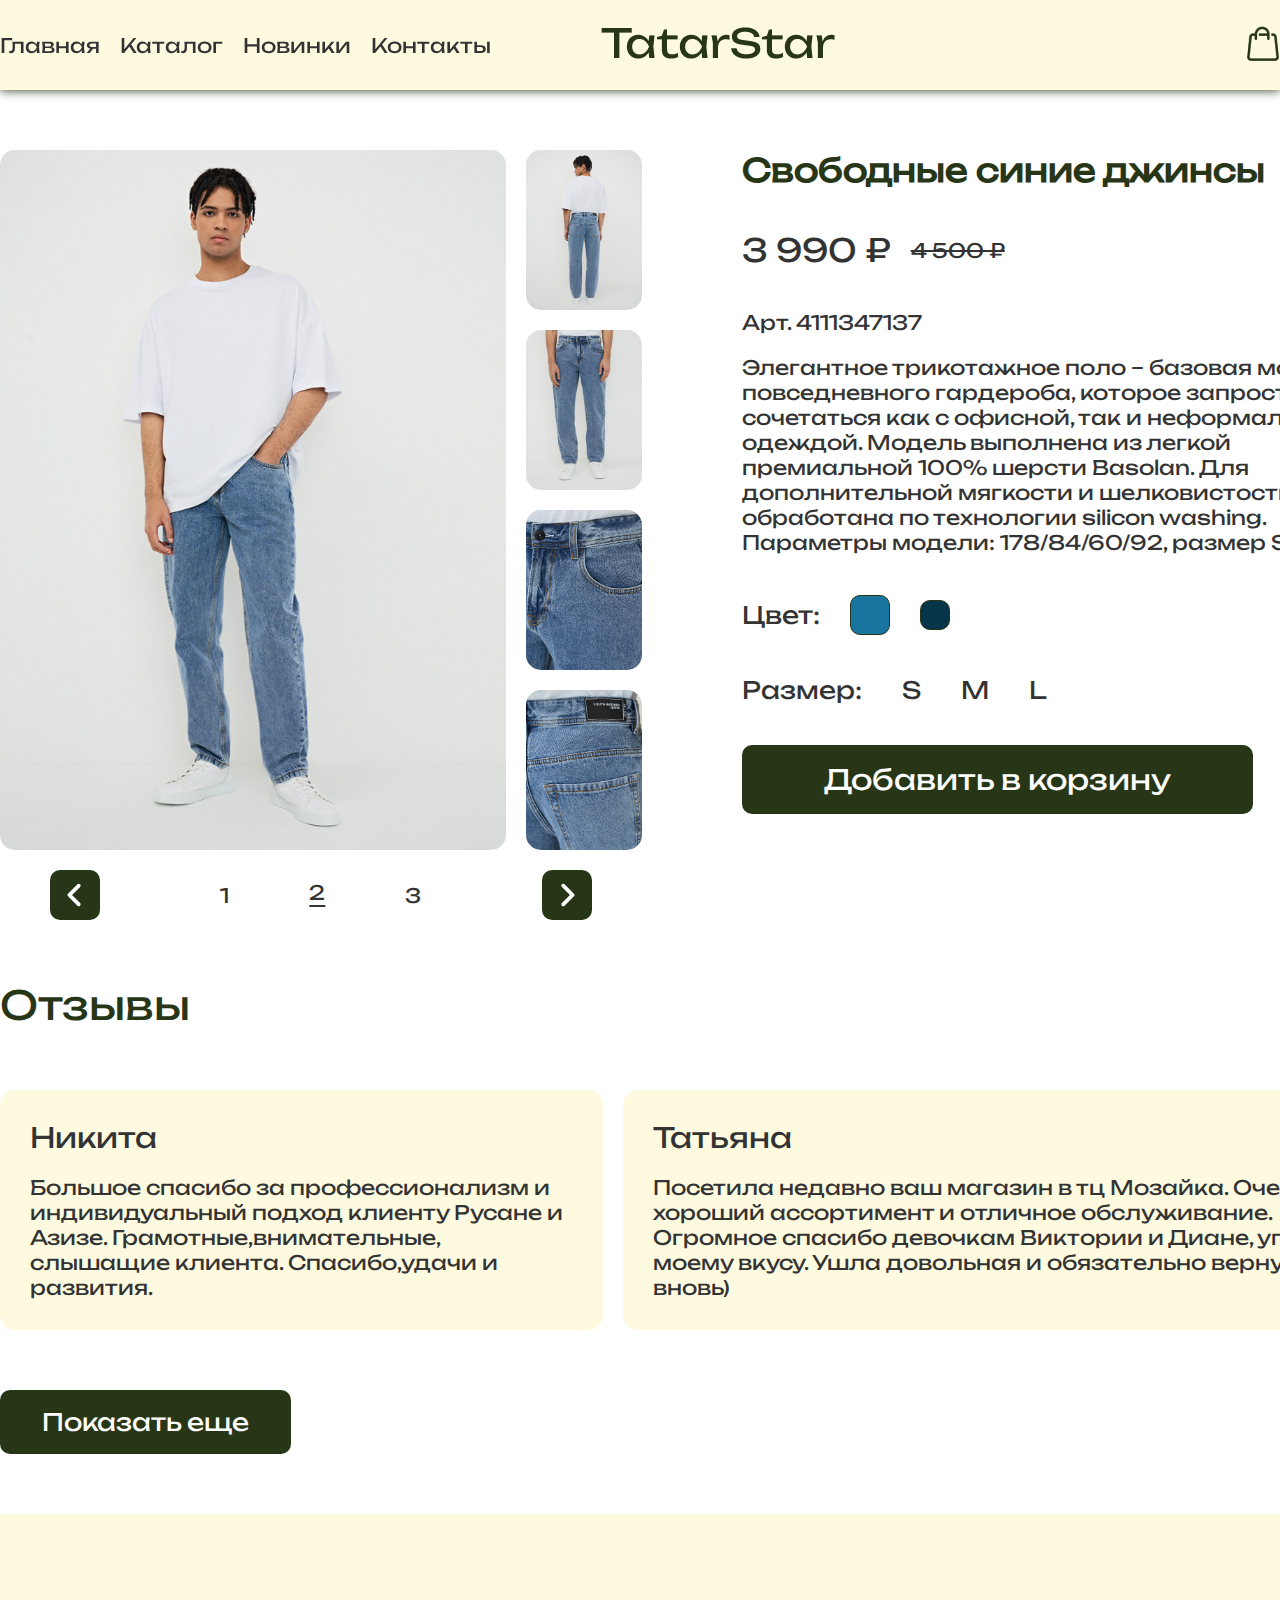
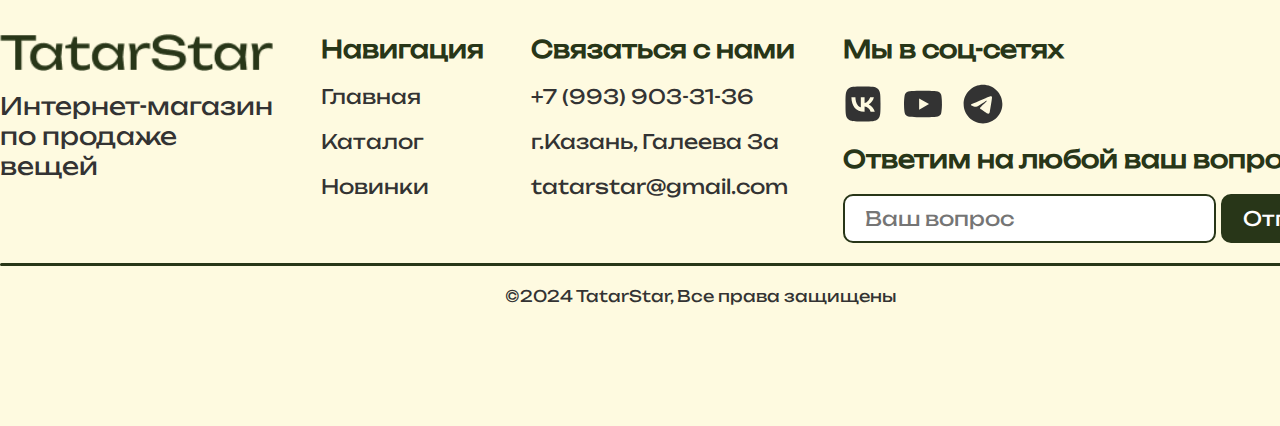
<file: pages/tovar.html>
<!DOCTYPE html>
<html lang="ru">

<head>
    <meta charset="UTF-8">
    <meta http-equiv="X-UA-Compatible" content="IE=edge">
    <meta name="viewport" content="width=device-width, initial-scale=1.0">
    <title>TatarStar</title>
    <link rel="stylesheet" href="../assets/css/style.css">
    <link rel="shortcut icon" href="../assets/img/logo/favicon1.png" type="image/x-icon">
    <link rel="stylesheet" href="https://cdnjs.cloudflare.com/ajax/libs/font-awesome/6.5.1/css/all.min.css"
        integrity="sha512-DTOQO9RWCH3ppGqcWaEA1BIZOC6xxalwEsw9c2QQeAIftl+Vegovlnee1c9QX4TctnWMn13TZye+giMm8e2LwA=="
        crossorigin="anonymous" referrerpolicy="no-referrer" />
</head>

<body>

    <!-- Header -->
    <header>
        <div class="header container">

            <input type="checkbox" name="" id="burger">
            <label for="burger"></label>
            <nav class="nav">
                <a href="../index.html">Главная</a>
                <a href="../pages/catalog.html">Каталог</a>
                <a href="../index.html #actual">Новинки</a>
                <a href="#foot">Контакты</a>
            </nav>

            <div class="logo">
                <img src="../assets/img/logo/logo.png" alt="">
            </div>
            <a href="../pages/basket.html" class="basket-icon">
                <img src="../assets/img/icons/basket.png" alt="">
                <p>Корзина</p>
            </a>
        </div>
    </header>
    <!-- Header end -->

    <!-- Tovar -->
    <div class="tovar container px-60">
        <div class="tovar-content">
            <div class="tovar-img">
                <div class="tov-imgs">
                    <img src="../assets/img/actual/act1.jpg" alt="">
                    <div class="tov-imgs-side">
                        <img src="../assets/img/tovar/tovar1.jpg" alt="">
                        <img src="../assets/img/tovar/tovar2.jpg" alt="">
                        <img src="../assets/img/tovar/tovar3.jpg" alt="">
                        <img src="../assets/img/tovar/tovar4.jpg" alt="">
                    </div>
                </div>
                <div class="pagination">
                    <div class="arrow">
                        <svg xmlns="http://www.w3.org/2000/svg" viewBox="0 0 320 512">
                            <!--!Font Awesome Free 6.5.1 by @fontawesome - https://fontawesome.com License - https://fontawesome.com/license/free Copyright 2024 Fonticons, Inc.-->
                            <path fill="#ffffff"
                                d="M41.4 233.4c-12.5 12.5-12.5 32.8 0 45.3l160 160c12.5 12.5 32.8 12.5 45.3 0s12.5-32.8 0-45.3L109.3 256 246.6 118.6c12.5-12.5 12.5-32.8 0-45.3s-32.8-12.5-45.3 0l-160 160z" />
                        </svg>
                    </div>
                    <div class="numb">
                        <p>1</p>
                        <p class="numb-act">2</p>
                        <p>3</p>
                    </div>
                    <div class="arrow">
                        <svg xmlns="http://www.w3.org/2000/svg" viewBox="0 0 320 512">
                            <!--!Font Awesome Free 6.5.1 by @fontawesome - https://fontawesome.com License - https://fontawesome.com/license/free Copyright 2024 Fonticons, Inc.-->
                            <path fill="#ffffff"
                                d="M278.6 233.4c12.5 12.5 12.5 32.8 0 45.3l-160 160c-12.5 12.5-32.8 12.5-45.3 0s-12.5-32.8 0-45.3L210.7 256 73.4 118.6c-12.5-12.5-12.5-32.8 0-45.3s32.8-12.5 45.3 0l160 160z" />
                        </svg>
                    </div>
                </div>
            </div>
            <div class="tovar-text">
                <h3>Свободные синие джинсы</h3>
                <div class="price">
                    <p class="new-price">3 990 ₽</p>
                    <p class="past-price">4 500 ₽</p>
                </div>
                <div class="about">
                    <p>Арт. 4111347137</p>
                    <p>Элегантное трикотажное поло – базовая модель повседневного гардероба, которое запросто будет
                        сочетаться как с офисной, так и неформальной одеждой. Модель выполнена из легкой премиальной
                        100% шерсти Basolan. Для дополнительной мягкости и шелковистости ткань обработана по технологии
                        silicon washing. Параметры модели: 178/84/60/92, размер S.</p>
                </div>
                <div class="color">
                    <h4>Цвет:</h4>
                    <div class="color1"></div>
                    <div class="color2"></div>
                </div>
                <div class="size">
                    <h4>Размер:</h4>
                    <a href="">s</a>
                    <a href="">m</a>
                    <a href="">l</a>
                </div>
                <button>Добавить в корзину</button>
            </div>
        </div>
        <div class="comments">
            <h3>Отзывы</h3>
            <div class="com-content">
                <div class="comment">
                    <h4>Никита</h4>
                    <p>Большое спасибо за профессионализм и индивидуальный подход клиенту Русане и Азизе.
                        Грамотные,внимательные, слышащие клиента. Спасибо,удачи и развития.</p>
                </div>
                <div class="comment">
                    <h4>Татьяна</h4>
                    <p>Посетила недавно ваш магазин в тц Мозайка. Очень хороший ассортимент и отличное обслуживание.
                        Огромное спасибо девочкам Виктории и Диане, угодили моему вкусу. Ушла довольная и обязательно
                        вернусь вновь)</p>
                </div>
            </div>
            <button>Показать еще</button>
        </div>
    </div>
    <!-- Tovar end -->

    <!-- Footer -->
    <footer>
        <div class="footer container px-120" id="foot">
            <div class="foot-cols">
                <div class="logo-col">
                    <img src="../assets/img/logo/logo.png" alt="">
                    <p>Интернет-магазин<br> по продаже<br> вещей</p>
                </div>
                <div class="nav">
                    <h3>Навигация</h3>
                    <nav>
                        <a href="../index.html">Главная</a>
                        <a href="#">Каталог</a>
                        <a href="../index.html #actual">Новинки</a>
                    </nav>
                </div>
                <div class="contact">
                    <h3>Связаться с нами</h3>
                    <p>+7 (993) 903-31-36</p>
                    <p>г.Казань, Галеева 3а</p>
                    <p>tatarstar@gmail.com</p>
                </div>
                <div class="social">
                    <div class="soc">
                        <h3>Мы в соц-сетях</h3>
                        <div class="icons">
                            <svg xmlns="http://www.w3.org/2000/svg" height="40" width="40" viewBox="0 0 448 512">
                                <!--!Font Awesome Free 6.5.1 by @fontawesome - https://fontawesome.com License - https://fontawesome.com/license/free Copyright 2024 Fonticons, Inc.-->
                                <path fill="#333333"
                                    d="M31.5 63.5C0 95 0 145.7 0 247V265C0 366.3 0 417 31.5 448.5C63 480 113.7 480 215 480H233C334.3 480 385 480 416.5 448.5C448 417 448 366.3 448 265V247C448 145.7 448 95 416.5 63.5C385 32 334.3 32 233 32H215C113.7 32 63 32 31.5 63.5zM75.6 168.3H126.7C128.4 253.8 166.1 290 196 297.4V168.3H244.2V242C273.7 238.8 304.6 205.2 315.1 168.3H363.3C359.3 187.4 351.5 205.6 340.2 221.6C328.9 237.6 314.5 251.1 297.7 261.2C316.4 270.5 332.9 283.6 346.1 299.8C359.4 315.9 369 334.6 374.5 354.7H321.4C316.6 337.3 306.6 321.6 292.9 309.8C279.1 297.9 262.2 290.4 244.2 288.1V354.7H238.4C136.3 354.7 78 284.7 75.6 168.3z" />
                            </svg>
                            <svg xmlns="http://www.w3.org/2000/svg" height="40" width="40" viewBox="0 0 576 512">
                                <!--!Font Awesome Free 6.5.1 by @fontawesome - https://fontawesome.com License - https://fontawesome.com/license/free Copyright 2024 Fonticons, Inc.-->
                                <path fill="#333333"
                                    d="M549.7 124.1c-6.3-23.7-24.8-42.3-48.3-48.6C458.8 64 288 64 288 64S117.2 64 74.6 75.5c-23.5 6.3-42 24.9-48.3 48.6-11.4 42.9-11.4 132.3-11.4 132.3s0 89.4 11.4 132.3c6.3 23.7 24.8 41.5 48.3 47.8C117.2 448 288 448 288 448s170.8 0 213.4-11.5c23.5-6.3 42-24.2 48.3-47.8 11.4-42.9 11.4-132.3 11.4-132.3s0-89.4-11.4-132.3zm-317.5 213.5V175.2l142.7 81.2-142.7 81.2z" />
                            </svg>
                            <svg xmlns="http://www.w3.org/2000/svg" height="40" width="40" viewBox="0 0 496 512">
                                <!--!Font Awesome Free 6.5.1 by @fontawesome - https://fontawesome.com License - https://fontawesome.com/license/free Copyright 2024 Fonticons, Inc.-->
                                <path fill="#333333"
                                    d="M248 8C111 8 0 119 0 256S111 504 248 504 496 393 496 256 385 8 248 8zM363 176.7c-3.7 39.2-19.9 134.4-28.1 178.3-3.5 18.6-10.3 24.8-16.9 25.4-14.4 1.3-25.3-9.5-39.3-18.7-21.8-14.3-34.2-23.2-55.3-37.2-24.5-16.1-8.6-25 5.3-39.5 3.7-3.8 67.1-61.5 68.3-66.7 .2-.7 .3-3.1-1.2-4.4s-3.6-.8-5.1-.5q-3.3 .7-104.6 69.1-14.8 10.2-26.9 9.9c-8.9-.2-25.9-5-38.6-9.1-15.5-5-27.9-7.7-26.8-16.3q.8-6.7 18.5-13.7 108.4-47.2 144.6-62.3c68.9-28.6 83.2-33.6 92.5-33.8 2.1 0 6.6 .5 9.6 2.9a10.5 10.5 0 0 1 3.5 6.7A43.8 43.8 0 0 1 363 176.7z" />
                            </svg>
                        </div>
                    </div>
                    <div class="answear">
                        <h3>Ответим на любой ваш вопрос</h3>
                        <form action="">
                            <input type="text" placeholder="Ваш вопрос">
                            <button>Отправить</button>
                        </form>
                    </div>
                </div>
            </div>
            <div class="line"></div>
            <p class="pol">©2024 TatarStar, Все права защищены</p>
        </div>
    </footer>
    <!-- Footer end -->

</body>

</html>
</file>
<file: assets/css/style.css>
* {
    margin: 0;
    padding: 0;
    box-sizing: border-box;
    text-decoration: none;
    list-style: none;
    scroll-behavior: smooth;
    transition: .5s ease-in-out;
    font-family: 'Unbounded';
    color: #333;
}

@font-face {
    font-family: 'Unbounded';
    src: url(../font/Unbounded-Regular.ttf);
}

.container {
    width: 1400px;
    margin: 0 auto;
}

.px-120 {
    padding-top: 120px;
    padding-bottom: 120px;
}

.px-60 {
    padding-top: 60px;
    padding-bottom: 60px;
}

h1 {
    color: #283618;
    font-size: 80px;
}

h2 {
    font-size: 64px;
    text-align: center;
    color: #283618;
}

button {
    background-color: #283618;
    border: 2px solid #283618;
    color: #fff;
    text-align: center;
    border-radius: 10px;
    cursor: pointer;
}

button:hover {
    background-color: transparent;
    color: #283618;
}

/* Header */
header {
    position: fixed;
    left: 0;
    top: 0;
    height: 10vh;
    width: 100%;
    background-color: #FEFAE0;
    z-index: 10000;
    box-shadow: 0 0 10px #283618;
}

.header {
    height: 100%;
    display: grid;
    grid-template-columns: 1fr 1fr 1fr;
    align-items: center;
}

.nav {
    display: flex;
    gap: 20px;
    font-size: 20px;
}

.nav a {
    color: #333;
}

#burger, [for=burger] {
    display: none;
}

.logo {
    justify-self: center;
}

.basket-icon {
    justify-content: end;
    display: flex;
    align-items: center;
    font-size: 20px;
    gap: 10px;
}

/* Header end */

/* Banner */
.banner {
    margin-top: 10vh;
    height: 90vh;
    display: flex;
    flex-direction: column;
    justify-content: center;
}

.banner-content {
    display: flex;
    justify-content: space-between;
    gap: 20px;
}

.img-side {
    position: relative;
    height: 670px;
}

.img-front {
    position: absolute;
    right: 0;
    bottom: 0;
}

.text-side {
    background-color: #FEFAE0;
    height: 100%;
    width: 100%;
    position: relative;

}

.banner-text {
    padding: 60px 80px;
    display: flex;
    flex-direction: column;
    align-items: center;
    gap: 50px;
}

h1 span {
    color: #283618;
    margin-left: 200px;
}

.banner-text button {
    align-self: center;
    font-size: 40px;
    padding: 20px 250px;
}

.sale {
    font-size: 32px;
    display: flex;
    flex-direction: column;
    gap: 20px;
}

.sale span {
    font-size: 64px;
}

.sale .past {
    margin-left: 100px;
}

.line-top {
    position: absolute;
    top: 30px;
    left: 30px;
    width: 860px;
    height: 4px;
    background-color: #283618;
    border-radius: 10px;
}

.line-bottom {
    position: absolute;
    bottom: 30px;
    left: 30px;
    width: 860px;
    height: 4px;
    background-color: #283618;
    border-radius: 10px;
}

.line-left {
    position: absolute;
    bottom: 50px;
    left: 30px;
    width: 4px;
    height: 400px;
    background-color: #283618;
    border-radius: 10px;
}

.line-right {
    position: absolute;
    top: 50px;
    right: 30px;
    width: 4px;
    height: 400px;
    background-color: #283618;
    border-radius: 10px;
}

/* Banner end */

/* Categories */
.categories-bg {
    background-color: #FEFAE0;
}

.categories {
    display: flex;
    flex-direction: column;
    gap: 60px;
}

.ctg-bloks {
    display: flex;
    gap: 20px;
    flex-wrap: wrap;
}

.ctg-item {
    width: 453px;
    height: 500px;
    position: relative;
    cursor: pointer;
}

.ctg-item:hover {
    transform: scale(1.03);
}

.ctg-item img {
    width: 100%;
    height: 100%;
}

.ctg-item p {
    position: absolute;
    display: flex;
    top: 0;
    width: 100%;
    height: 100%;
    align-items: center;
    justify-content: center;
    font-size: 40px;
    color: #fff;
}

.img-filter {
    width: 100%;
    height: 100%;
    position: absolute;
    top: 0;
    left: 0;
    background: #283618;
    opacity: 0.3;
}

/* Categories end */

/* Actual */
.actual {
    display: flex;
    flex-direction: column;
    gap: 60px;
}

.slider {
    display: flex;
    align-items: center;
    justify-content: space-between;
    gap: 20px;
}

.act-card {
    width: 340px;
    display: flex;
    flex-direction: column;
    align-items: center;
    gap: 10px;
    padding: 20px;
    border-radius: 10px;
    background-color: #FEFAE0;
    cursor: pointer;
}

.act-card:hover {
    transform: translateY(-10px);
}

.act-card h3 {
    color: #283618;
    font-size: 28px;
    text-align: center;
}

.act-card .new-price {
    font-size: 32px;
}

.act-card .past-price {
    font-size: 24px;
    text-decoration: line-through;
}

.act-card img {
    width: 100%;
    border-radius: 10px;
}

.pagination {
    display: flex;
    justify-content: space-between;
    align-items: center;
    padding: 0 50px;
}

.arrow {
    height: 50px;
    width: 50px;
    display: flex;
    justify-content: center;
    align-items: center;
    padding: 10px;
    border-radius: 10px;
    background-color: #283618;
    cursor: pointer;
}

.arrow:hover {
    transform: translateY(10px);
}

.arrow svg {
    height: 100%;
    width: 100%;
}

.numb {
    display: flex;
    align-items: center;
    gap: 80px;
    font-size: 20px;
}

.numb p {
    cursor: pointer;
}

.numb .numb-act {
    margin-bottom: 5px;
    text-decoration: underline;
    text-underline-offset: 5px;
}

/* Actual end */

/* Catalog */
.catalog {
    margin-top: 10vh;
    display: flex;
    flex-direction: column;
    gap: 60px;
}

.catalog h2 {
    text-align: left;
}

.cat-func {
    display: flex;
    align-items: center;
    justify-content: space-between;
}

.search input {
    padding: 15px 15px 15px 55px;
    font-size: 24px;
    background-color: #FEFAE0;
    border-radius: 10px;
    outline: none;
    border: 2px solid #283618;
}

.search {
    position: relative;
    display: flex;
    align-items: center;
}

.search svg {
    position: absolute;
    left: 15px;
    top: 15px;
    height: 30px;
}

.sort {
    display: flex;
    align-items: center;
    gap: 20px;
    font-size: 24px;
    color: #283618;
    cursor: pointer;
}

.sort svg {
    height: 40px;
}

.cat-cards {
    display: flex;
    align-items: center;
    gap: 20px;
    flex-wrap: wrap;
}

.cat-card {
    width: 335px;
    display: flex;
    flex-direction: column;
    gap: 10px;
    padding: 20px;
    border-radius: 10px;
    background-color: #FEFAE0;
    cursor: pointer;
}

.cat-card:hover {
    transform: translateY(-10px);
}

.cat-card h3 {
    color: #283618;
    font-size: 28px;
}

.cat-card .price {
    display: flex;
    gap: 20px;
    align-items: center;
}

.cat-card .new-price {
    font-size: 32px;
}

.cat-card .past-price {
    font-size: 24px;
    text-decoration: line-through;
}

.cat-card img {
    width: 100%;
    border-radius: 10px;
}

.cat-card button {
    align-self: center;
    font-size: 30px;
    padding: 10px 50px;
}

/* Catalog end */

/* Basket */
.basket {
    margin-top: 10vh;
    display: flex;
    flex-direction: column;
    gap: 60px;
}

.basket.container {
    width: 900px;
}

.basket button {
    align-self: center;
    font-size: 32px;
    padding: 20px 60px;
}

.basket-cards {
    display: flex;
    flex-direction: column;
    gap: 20px;
}

.basket-card {
    position: relative;
    background-color: #FEFAE0;
    border-radius: 15px;
    width: 100%;
    padding: 20px;
    display: flex;
    gap: 50px;
    align-items: center;
}

.basket-card svg {
    position: absolute;
    right: 20px;
    bottom: 20px;
    height: 40px;
    cursor: pointer;
}

.basket-card img {
    height: 400px;
    border-radius: 10px;
}

.bc-text {
    display: flex;
    flex-direction: column;
    gap: 40px;
}

.bc-text .price {
    display: flex;
    gap: 20px;
    align-items: center;
}

.bc-text .new-price {
    font-size: 32px;
}

.bc-text .past-price {
    text-decoration: line-through;
    font-size: 24px;
}

.bc-text h3 {
    font-size: 32px;
}

.bc-text h4 {
    font-weight: normal;
}

.color {
    font-size: 24px;
    display: flex;
    align-items: center;
    gap: 30px;
}

.color1 {
    height: 40px;
    width: 40px;
    border: 1px solid #283618;
    border-radius: 10px;
    background-color: #1875a0;
    cursor: pointer;
}

.color2 {
    height: 30px;
    width: 30px;
    border: 1px solid #283618;
    border-radius: 10px;
    background-color: #063449;
    cursor: pointer;
}

.size {
    font-size: 24px;
    display: flex;
    align-items: center;
    gap: 40px;
}

.size .s-act {
    border: 2px solid #333;
    padding: 10px;
    border-radius: 10px;
}

.size a {
    text-transform: uppercase;
}

.kol-vo {
    font-size: 24px;
    display: flex;
    align-items: center;
    gap: 40px;
}

.kol {
    display: flex;
    align-items: center;
    gap: 40px;
}

.kol p {
    cursor: pointer;
}

.itog {
    display: flex;
    align-items: center;
    gap: 40px;
    font-size: 32px;
}

.itog h4 {
    font-size: 28px;
    font-weight: normal;
}

/* Basket end */

/* Tovar */
.tovar {
    margin-top: 10vh;
    display: flex;
    flex-direction: column;
    gap: 60px;
}

.tovar h4 {
    font-weight: normal;
}

.tovar-content {
    display: flex;
    justify-content: space-between;
    gap: 100px;
}

.tovar-img {
    display: flex;
    flex-direction: column;
    gap: 20px;
}

.tovar-img img {
    border-radius: 15px;
    height: 700px;
    cursor: pointer;
}

.tovar-text {
    display: flex;
    flex-direction: column;
    gap: 40px;
    font-size: 20px;
}

.tovar-text h3 {
    font-size: 32px;
    color: #283618;
}

.tovar-text .price {
    display: flex;
    align-items: center;
    gap: 20px;
}

.tovar-text .new-price {
    font-size: 32px;
}

.tovar-text .past-price {
    font-size: 20px;
    text-decoration: line-through;
}

.tovar-text .about {
    display: flex;
    flex-direction: column;
    gap: 20px;
}

.tovar-text button {
    align-self: start;
    font-size: 28px;
    padding: 15px 80px;
}

.tov-imgs {
    display: flex;
    gap: 20px;
}

.tov-imgs-side {
    display: flex;
    flex-direction: column;
    gap: 20px;
}

.tov-imgs-side img {
    height: 160px;
}

.comments {
    display: flex;
    flex-direction: column;
    gap: 60px;

}

.com-content {
    display: flex;
    justify-content: space-between;
    gap: 20px;
}

.comments h3 {
    font-size: 40px;
    font-weight: normal;
    color: #283618;
}

.comments button {
    align-self: start;
    font-size: 24px;
    padding: 15px 40px;
}

.comment {
    display: flex;
    flex-direction: column;
    gap: 20px;
    padding: 30px;
    font-size: 20px;
    border-radius: 15px;
    background-color: #FEFAE0;
}

.comment h4 {
    font-size: 28px;
}

/* Tovar end */

/* Footer */
footer {
    background-color: #FEFAE0;
}

footer h3 {
    color: #283618;
    font-size: 24px;
}

footer .line {
    height: 3px;
    width: 100%;
    border-radius: 10px;
    background-color: #283618;
}

.footer {
    display: flex;
    flex-direction: column;
    gap: 20px;
}

.foot-cols {
    display: flex;
    justify-content: space-between;
}

footer .nav {
    display: flex;
    flex-direction: column;
    gap: 20px;
}

footer nav {
    display: flex;
    flex-direction: column;
    gap: 20px;
}

.logo-col {
    display: flex;
    flex-direction: column;
    gap: 20px;
    font-size: 24px;
    font-weight: 300;
}

.contact {
    display: flex;
    flex-direction: column;
    gap: 20px;
    font-size: 20px;
}

.pol {
    text-align: center;
    font-size: 16px;
}

.social {
    display: flex;
    flex-direction: column;
    gap: 20px;
}

.soc {
    display: flex;
    flex-direction: column;
    gap: 20px;
}

.icons {
    display: flex;
    align-items: center;
    gap: 20px;
}

.icons svg {
    cursor: pointer;
}

.icons svg:hover {
    transform: translateY(-5px);
}

.answear {
    display: flex;
    flex-direction: column;
    gap: 20px;
}

.answear form {
    display: flex;
    align-items: center;
    gap: 5px;
}

.answear form input {
    font-size: 20px;
    padding: 10px 20px;
    outline: none;
    border: 2px solid #283618;
    border-radius: 10px;
}

.answear form button {
    font-size: 20px;
    padding: 10px 20px;
}

/* Footer end */

@media (max-width: 440px) {

    .container {
        max-width: 400px;
    }

    h1 {
        font-size: 38px;
    }

    h2 {
        font-size: 32px;
    }

    .px-120 {
        padding-top: 50px;
        padding-bottom: 50px;
    }

    /* Header */
    [for=burger] {
        display: flex;
    }

    #burger {
        display: none;
    }

    [for=burger]::before {
        content: url(../img/icons/menu.png);
    }

    .header .nav {
        position: fixed;
        top: 10vh;
        left: 0;
        width: 100%;
        padding: 20px;
        height: 200px;
        background-color: #FEFAE0;
        flex-direction: column;
        display: none;
    }

    #burger:checked + [for=burger] + .nav {
        display: flex;
        animation: show 0.5s;
    }

    #burger:checked+[for=burger]::before {
        content: 'X';
        font-size: 30px;
        color: #283618;
    }

    @keyframes show {
        0% {
            opacity: 0;
        }

        100% {
            opacity: 1;
        }
    }

    header .basket-icon p {
        display: none;
    }

    /* Header end */

    /* Banner */
    .banner {
        height: 100%;
        padding-top: 50px;
        padding-bottom: 50px;
    }

    .img-side {
        display: none;
    }

    .text-side {
        width: 100%;
    }

    .banner-text {
        padding: 40px 0px;
        gap: 30px;
    }

    h1 span {
        margin-left: 60px;
    }

    .sale .past {
        margin-left: 30px;
    }

    .banner button {
        font-size: 28px;
        padding: 15px 60px;
    }

    .sale {
        gap: 15px;
    }

    .sale p {
        font-size: 20px;
    }

    .sale span {
        font-size: 32px;
    }

    .line-top {
        width: 370px;
        top: 15px;
        left: 15px;
    }

    .line-bottom {
        width: 370px;
        bottom: 15px;
        left: 15px;
    }

    .line-left {
        height: 210px;
        left: 15px;
        bottom: 30px;
    }

    .line-right {
        height: 210px;
        right: 15px;
        top: 30px;
    }

    /* Banner end */

    /* Categories */
    .categories {
        gap: 30px;
    }

    .ctg-bloks {
        gap: 8px;
    }

    .ctg-item {
        height: 200px;
        width: 196px;
    }

    .ctg-item p {
        font-size: 20px;
    }

    /* Categories end */

    /* Actual */
    .actual {
        gap: 30px;
    }

    .act-card:nth-last-child(-n + 2) {
        display: none;
    }

    .act-card {
        padding: 10px;
    }

    .act-card h3 {
        font-size: 20px;
    }

    .act-card .new-price {
        font-size: 24px;
    }

    .act-card .past-price {
        font-size: 16px;
    }

    .pagination {
        padding: 0 15px;
    }

    .numb {
        font-size: 16px;
        gap: 40px;
    }

    .arrow {
        height: 30px;
        width: 30px;
        padding: 5px;
    }

    /* Actual end */

    /* Catalog */
    .catalog {
        gap: 30px;
    }

    .px-60 {
        padding-top: 50px;
        padding-bottom: 50px;
    }

    .search input {
        font-size: 16px;
        padding: 10px 40px;
        max-width: 180px;
    }

    .search svg {
        top: 12px;
        height: 20px;
    }

    .sort p {
        display: none;
    }

    .sort svg {
        height: 30px;
    }

    .cat-cards {
        gap: 8px;
    }

    .cat-card {
        width: 196px;
        font-size: 14px;
        padding: 10px;
    }

    .cat-card h3 {
        font-size: 18px;
    }

    .cat-card .new-price {
        font-size: 18px;
    }

    .cat-card .price {
        gap: 5px;
    }

    .cat-card .past-price {
        font-size: 16px;
    }

    .cat-card button {
        font-size: 18px;
        padding: 10px 25px;
    }

    /* Catalog end */

    /* Basket */
    .basket {
        gap: 30px;
    }

    .basket button {
        font-size: 24px;
    }

    .itog {
        gap: 20px;
        font-size: 24px;
    }

    .itog h4 {
        font-size: 18px;
    }

    .basket .color {
        display: none;
    }

    .basket .size {
        display: none;
    }

    .basket-card .price {
        gap: 10px;
    }

    .basket-card img {
        height: 165px;
    }

    .basket.container {
        width: 400px;
    }

    .basket-card {
        padding: 10px;
        gap: 20px;
    }

    .basket-card h3 {
        font-size: 18px;
    }

    .basket-card .new-price {
        font-size: 18px;
    }

    .basket-card .past-price {
        font-size: 14px;
    }

    .basket-card svg {
        height: 30px;
        bottom: 10px;
        right: 10px;
    }

    .kol-vo {
        gap: 20px;
    }

    .kol-vo h4 {
        font-size: 16px;
    }

    .kol {
        gap: 20px;
    }

    .kol a {
        font-size: 20px;
    }

    .bc-text {
        gap: 20px;
    }

    /* Basket end */

    /* Tovar */
    .tov-imgs-side {
        display: none;
    }

    .tovar-img {
        gap: 10px;
    }

    .tovar-img img {
        height: 100%;
        width: 100%;
    }

    .tovar-content {
        flex-direction: column;
        gap: 30px;
    }

    .tovar-text {
        gap: 20px;
        font-size: 14px;
    }

    .tovar-text .about {
        gap: 10px;
    }

    .tovar-text h3 {
        font-size: 24px;
    }

    .tovar-text h4 {
        font-size: 20px;
    }

    .tovar-text button {
        font-size: 24px;
        padding: 15px 40px;
        align-self: center;
    }

    .comments {
        gap: 30px;
    }

    .comments button {
        font-size: 20px;
    }

    .comments h3 {
        font-size: 28px;
    }

    .comment {
        font-size: 14px;
        padding: 20px;
        gap: 10px;
    }

    .comment h4 {
        font-size: 24px;
    }

    .comment:last-child {
        display: none;
    }

    /* Tovar end */

    /* Footer */
    .footer .nav {
        display: none;
    }

    .footer .logo-col {
        font-size: 16px;
    }

    .footer .logo-col img {
        align-self: flex-start;
        height: 30px;
    }

    .footer p {
        font-size: 16px;
    }

    .footer h3 {
        font-size: 20px;
    }

    .soc {
        align-items: center;
    }

    .foot-cols {
        flex-direction: column;
        align-items: center;
        gap: 20px;
        text-align: center;
    }

    .answear form {
        flex-direction: column;
        gap: 10px;
    }

    /* Footer end */
}
</file>
